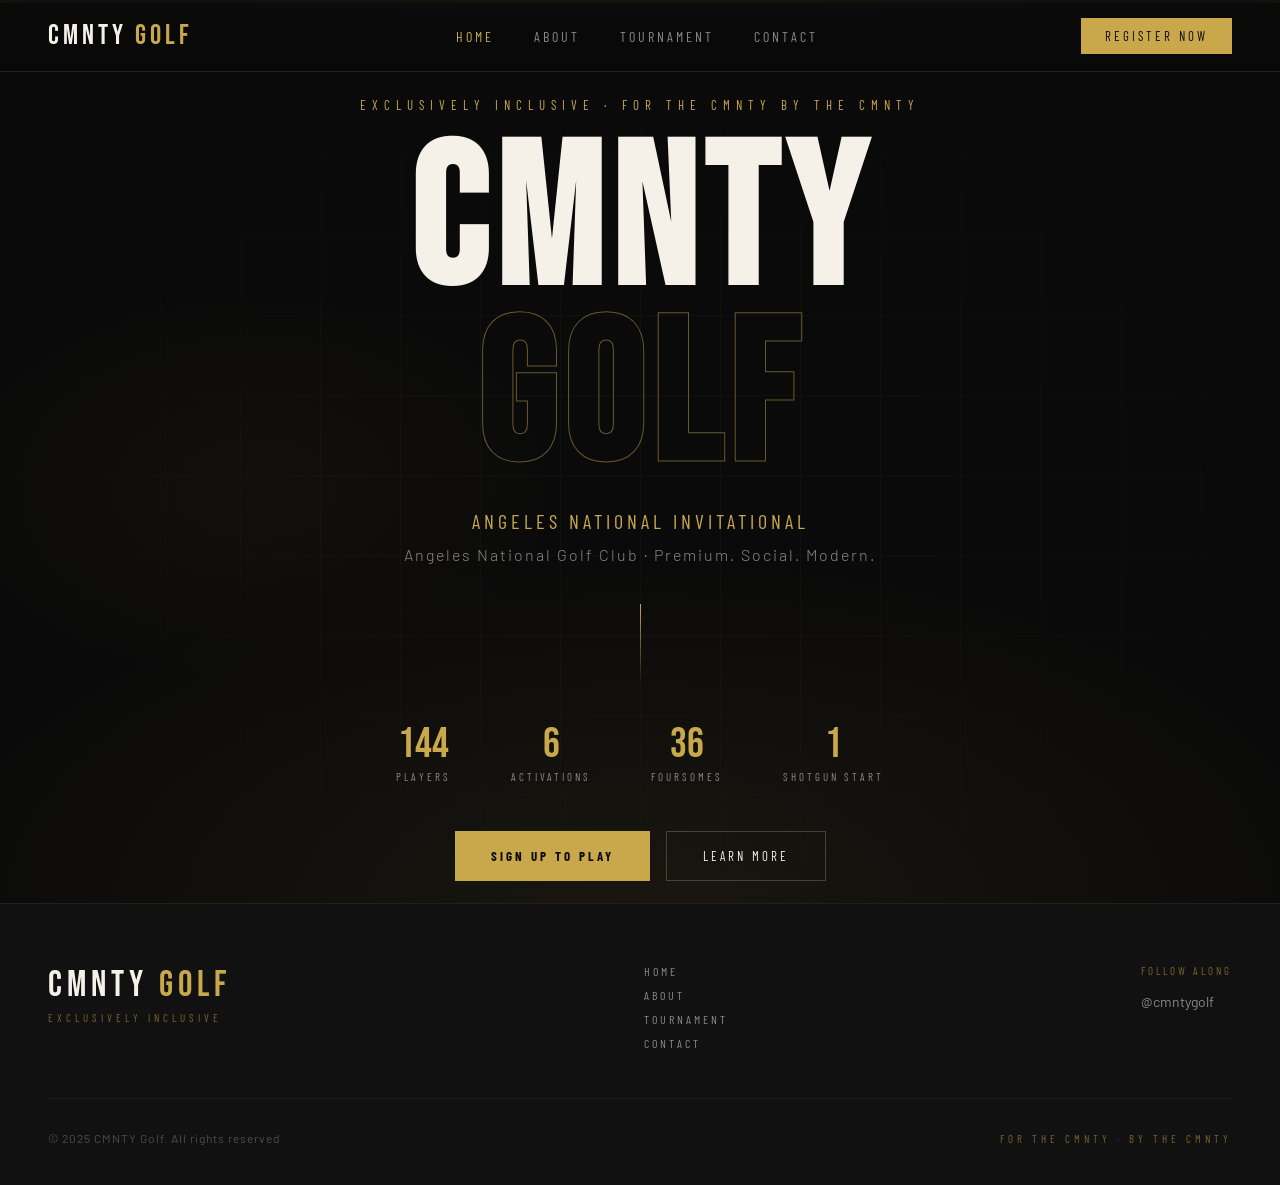
<file: Index.html>
<!DOCTYPE html>
<html lang="en">
<head>
<meta charset="UTF-8">
<meta name="viewport" content="width=device-width, initial-scale=1.0">
<title>CMNTY Golf</title>
<link href="https://fonts.googleapis.com/css2?family=Bebas+Neue&family=Barlow:ital,wght@0,300;0,400;0,600;0,700;1,300&family=Barlow+Condensed:wght@400;600;700&display=swap" rel="stylesheet">
<style>
  :root {
    --gold: #C9A84C;
    --gold-light: #E8C96A;
    --gold-dim: #7A6230;
    --black: #0A0A0A;
    --dark: #111111;
    --dark2: #1A1A1A;
    --white: #F5F0E8;
    --gray: #888;
  }

  * { margin: 0; padding: 0; box-sizing: border-box; }

  html { scroll-behavior: smooth; }

  body {
    font-family: 'Barlow', sans-serif;
    background: var(--black);
    color: var(--white);
    overflow-x: hidden;
  }

  /* NAV */
  nav {
    position: fixed;
    top: 0; left: 0; right: 0;
    z-index: 1000;
    display: flex;
    align-items: center;
    justify-content: space-between;
    padding: 0 48px;
    height: 72px;
    background: rgba(10,10,10,0.92);
    backdrop-filter: blur(12px);
    border-bottom: 1px solid rgba(201,168,76,0.15);
  }

  .nav-logo {
    font-family: 'Bebas Neue', sans-serif;
    font-size: 28px;
    letter-spacing: 4px;
    color: var(--white);
    cursor: pointer;
  }

  .nav-logo span { color: var(--gold); }

  .nav-links {
    display: flex;
    gap: 40px;
    list-style: none;
  }

  .nav-links a {
    font-family: 'Barlow Condensed', sans-serif;
    font-size: 14px;
    letter-spacing: 3px;
    text-transform: uppercase;
    color: var(--gray);
    text-decoration: none;
    transition: color 0.3s;
    cursor: pointer;
  }

  .nav-links a:hover,
  .nav-links a.active { color: var(--gold); }

  .nav-cta {
    font-family: 'Barlow Condensed', sans-serif;
    font-size: 13px;
    letter-spacing: 3px;
    text-transform: uppercase;
    color: var(--black);
    background: var(--gold);
    border: none;
    padding: 10px 24px;
    cursor: pointer;
    transition: background 0.3s;
  }

  .nav-cta:hover { background: var(--gold-light); }

  /* PAGES */
  .page { display: none; padding-top: 72px; }
  .page.active { display: block; }

  /* ===== HOME / HERO ===== */
  .hero {
    position: relative;
    height: calc(100vh - 72px);
    min-height: 600px;
    display: flex;
    flex-direction: column;
    align-items: center;
    justify-content: center;
    overflow: hidden;
    background: var(--black);
  }

  .hero-bg {
    position: absolute;
    inset: 0;
    background: 
      radial-gradient(ellipse 80% 60% at 50% 100%, rgba(201,168,76,0.08) 0%, transparent 70%),
      radial-gradient(ellipse 40% 40% at 20% 50%, rgba(201,168,76,0.04) 0%, transparent 60%);
  }

  .hero-grid {
    position: absolute;
    inset: 0;
    background-image: 
      linear-gradient(rgba(201,168,76,0.04) 1px, transparent 1px),
      linear-gradient(90deg, rgba(201,168,76,0.04) 1px, transparent 1px);
    background-size: 80px 80px;
    mask-image: radial-gradient(ellipse at 50% 50%, black 30%, transparent 80%);
  }

  .hero-eyebrow {
    font-family: 'Barlow Condensed', sans-serif;
    font-size: 13px;
    letter-spacing: 6px;
    text-transform: uppercase;
    color: var(--gold);
    margin-bottom: 24px;
    animation: fadeUp 0.8s ease both;
  }

  .hero-title {
    font-family: 'Bebas Neue', sans-serif;
    font-size: clamp(80px, 16vw, 200px);
    line-height: 0.88;
    text-align: center;
    letter-spacing: 8px;
    color: var(--white);
    animation: fadeUp 0.8s ease 0.1s both;
    position: relative;
  }

  .hero-title .golf-word {
    color: transparent;
    -webkit-text-stroke: 1px rgba(201,168,76,0.5);
  }

  .hero-subtitle {
    font-family: 'Barlow Condensed', sans-serif;
    font-size: 20px;
    letter-spacing: 4px;
    text-transform: uppercase;
    color: var(--gold);
    margin-top: 20px;
    animation: fadeUp 0.8s ease 0.2s both;
  }

  .hero-tagline {
    font-family: 'Barlow', sans-serif;
    font-weight: 300;
    font-size: 16px;
    letter-spacing: 2px;
    color: var(--gray);
    margin-top: 12px;
    animation: fadeUp 0.8s ease 0.3s both;
  }

  .hero-divider {
    width: 1px;
    height: 80px;
    background: linear-gradient(to bottom, var(--gold), transparent);
    margin: 40px auto 0;
    animation: fadeUp 0.8s ease 0.4s both;
  }

  .hero-stats {
    display: flex;
    gap: 60px;
    margin-top: 40px;
    animation: fadeUp 0.8s ease 0.5s both;
  }

  .stat {
    text-align: center;
  }

  .stat-num {
    font-family: 'Bebas Neue', sans-serif;
    font-size: 42px;
    color: var(--gold);
    line-height: 1;
  }

  .stat-label {
    font-family: 'Barlow Condensed', sans-serif;
    font-size: 11px;
    letter-spacing: 3px;
    text-transform: uppercase;
    color: var(--gray);
    margin-top: 4px;
  }

  .hero-actions {
    display: flex;
    gap: 16px;
    margin-top: 48px;
    animation: fadeUp 0.8s ease 0.6s both;
  }

  .btn-primary {
    font-family: 'Barlow Condensed', sans-serif;
    font-size: 13px;
    letter-spacing: 3px;
    text-transform: uppercase;
    background: var(--gold);
    color: var(--black);
    border: none;
    padding: 16px 36px;
    cursor: pointer;
    transition: all 0.3s;
    font-weight: 700;
  }

  .btn-primary:hover {
    background: var(--gold-light);
    transform: translateY(-2px);
  }

  .btn-outline {
    font-family: 'Barlow Condensed', sans-serif;
    font-size: 13px;
    letter-spacing: 3px;
    text-transform: uppercase;
    background: transparent;
    color: var(--white);
    border: 1px solid rgba(255,255,255,0.2);
    padding: 16px 36px;
    cursor: pointer;
    transition: all 0.3s;
  }

  .btn-outline:hover {
    border-color: var(--gold);
    color: var(--gold);
    transform: translateY(-2px);
  }

  /* ===== ABOUT PAGE ===== */
  .section {
    padding: 100px 48px;
    max-width: 1200px;
    margin: 0 auto;
  }

  .section-full {
    padding: 100px 0;
  }

  .label {
    font-family: 'Barlow Condensed', sans-serif;
    font-size: 11px;
    letter-spacing: 5px;
    text-transform: uppercase;
    color: var(--gold);
    margin-bottom: 16px;
  }

  .section-title {
    font-family: 'Bebas Neue', sans-serif;
    font-size: clamp(48px, 7vw, 96px);
    line-height: 0.92;
    letter-spacing: 3px;
    color: var(--white);
    margin-bottom: 32px;
  }

  .section-body {
    font-size: 17px;
    line-height: 1.8;
    color: rgba(245,240,232,0.7);
    font-weight: 300;
    max-width: 680px;
  }

  /* What This Is */
  .about-hero {
    background: var(--dark);
    padding: 120px 48px;
    position: relative;
    overflow: hidden;
  }

  .about-hero::before {
    content: 'CMNTY';
    position: absolute;
    right: -20px;
    top: 50%;
    transform: translateY(-50%);
    font-family: 'Bebas Neue', sans-serif;
    font-size: 280px;
    color: transparent;
    -webkit-text-stroke: 1px rgba(201,168,76,0.06);
    line-height: 1;
    pointer-events: none;
  }

  .about-hero-inner {
    max-width: 1200px;
    margin: 0 auto;
    display: grid;
    grid-template-columns: 1fr 1fr;
    gap: 80px;
    align-items: center;
  }

  .gold-line {
    width: 60px;
    height: 2px;
    background: var(--gold);
    margin-bottom: 32px;
  }

  /* Pillars */
  .pillars {
    background: var(--black);
    padding: 100px 48px;
  }

  .pillars-inner {
    max-width: 1200px;
    margin: 0 auto;
  }

  .pillars-grid {
    display: grid;
    grid-template-columns: repeat(4, 1fr);
    gap: 2px;
    margin-top: 60px;
  }

  .pillar {
    background: var(--dark2);
    padding: 48px 32px;
    position: relative;
    overflow: hidden;
    transition: background 0.3s;
  }

  .pillar:hover { background: #1e1e1e; }

  .pillar::before {
    content: '';
    position: absolute;
    bottom: 0; left: 0;
    width: 100%;
    height: 2px;
    background: var(--gold);
    transform: scaleX(0);
    transition: transform 0.4s ease;
    transform-origin: left;
  }

  .pillar:hover::before { transform: scaleX(1); }

  .pillar-num {
    font-family: 'Bebas Neue', sans-serif;
    font-size: 64px;
    color: rgba(201,168,76,0.1);
    line-height: 1;
    margin-bottom: 16px;
  }

  .pillar-title {
    font-family: 'Barlow Condensed', sans-serif;
    font-size: 18px;
    font-weight: 700;
    letter-spacing: 2px;
    text-transform: uppercase;
    color: var(--white);
    margin-bottom: 12px;
  }

  .pillar-desc {
    font-size: 14px;
    line-height: 1.7;
    color: var(--gray);
    font-weight: 300;
  }

  /* Audience */
  .audience {
    background: var(--dark);
    padding: 100px 48px;
  }

  .audience-inner {
    max-width: 1200px;
    margin: 0 auto;
    display: grid;
    grid-template-columns: 1fr 1fr;
    gap: 80px;
    align-items: start;
  }

  .audience-list {
    list-style: none;
    margin-top: 32px;
  }

  .audience-list li {
    display: flex;
    align-items: center;
    gap: 16px;
    padding: 16px 0;
    border-bottom: 1px solid rgba(255,255,255,0.05);
    font-size: 16px;
    color: rgba(245,240,232,0.8);
  }

  .audience-list li::before {
    content: '';
    width: 6px;
    height: 6px;
    background: var(--gold);
    flex-shrink: 0;
  }

  .audience-big-stat {
    text-align: center;
    padding: 60px 40px;
    border: 1px solid rgba(201,168,76,0.15);
    position: sticky;
    top: 100px;
  }

  .big-num {
    font-family: 'Bebas Neue', sans-serif;
    font-size: 120px;
    color: var(--gold);
    line-height: 1;
  }

  .big-label {
    font-family: 'Barlow Condensed', sans-serif;
    font-size: 13px;
    letter-spacing: 4px;
    text-transform: uppercase;
    color: var(--gray);
    margin-top: 8px;
  }

  .big-desc {
    font-size: 15px;
    color: rgba(245,240,232,0.5);
    margin-top: 16px;
    line-height: 1.6;
    font-weight: 300;
  }

  /* Event Format */
  .format {
    background: var(--black);
    padding: 100px 48px;
  }

  .format-inner {
    max-width: 1200px;
    margin: 0 auto;
  }

  .format-steps {
    display: flex;
    gap: 0;
    margin-top: 60px;
    position: relative;
  }

  .format-steps::before {
    content: '';
    position: absolute;
    top: 40px;
    left: 40px;
    right: 40px;
    height: 1px;
    background: linear-gradient(to right, var(--gold), rgba(201,168,76,0.2));
  }

  .format-step {
    flex: 1;
    padding: 0 20px;
    text-align: center;
  }

  .step-icon {
    width: 80px;
    height: 80px;
    border: 1px solid var(--gold);
    display: flex;
    align-items: center;
    justify-content: center;
    margin: 0 auto 24px;
    background: var(--black);
    position: relative;
    z-index: 1;
    font-family: 'Bebas Neue', sans-serif;
    font-size: 28px;
    color: var(--gold);
  }

  .step-title {
    font-family: 'Barlow Condensed', sans-serif;
    font-size: 14px;
    font-weight: 700;
    letter-spacing: 2px;
    text-transform: uppercase;
    color: var(--white);
    margin-bottom: 8px;
  }

  .step-desc {
    font-size: 13px;
    color: var(--gray);
    line-height: 1.5;
  }

  /* ===== TOURNAMENT PAGE ===== */
  .tournament-hero {
    background: var(--dark);
    padding: 100px 48px 80px;
    text-align: center;
    position: relative;
    overflow: hidden;
  }

  .tournament-hero::after {
    content: '';
    position: absolute;
    bottom: 0; left: 50%;
    transform: translateX(-50%);
    width: 200px;
    height: 1px;
    background: linear-gradient(to right, transparent, var(--gold), transparent);
  }

  .event-badge {
    display: inline-block;
    font-family: 'Barlow Condensed', sans-serif;
    font-size: 11px;
    letter-spacing: 4px;
    text-transform: uppercase;
    color: var(--black);
    background: var(--gold);
    padding: 6px 20px;
    margin-bottom: 32px;
  }

  /* Signup Form */
  .signup-section {
    background: var(--black);
    padding: 100px 48px;
  }

  .signup-inner {
    max-width: 1200px;
    margin: 0 auto;
    display: grid;
    grid-template-columns: 1fr 1.2fr;
    gap: 80px;
  }

  .form-container {
    background: var(--dark2);
    padding: 48px;
    border-top: 2px solid var(--gold);
  }

  .form-title {
    font-family: 'Bebas Neue', sans-serif;
    font-size: 36px;
    letter-spacing: 3px;
    color: var(--white);
    margin-bottom: 32px;
  }

  .form-group {
    margin-bottom: 20px;
  }

  .form-group label {
    display: block;
    font-family: 'Barlow Condensed', sans-serif;
    font-size: 11px;
    letter-spacing: 3px;
    text-transform: uppercase;
    color: var(--gold);
    margin-bottom: 8px;
  }

  .form-group input,
  .form-group select,
  .form-group textarea {
    width: 100%;
    background: rgba(255,255,255,0.04);
    border: 1px solid rgba(255,255,255,0.08);
    color: var(--white);
    padding: 14px 16px;
    font-family: 'Barlow', sans-serif;
    font-size: 15px;
    outline: none;
    transition: border-color 0.3s;
    appearance: none;
  }

  .form-group input:focus,
  .form-group select:focus,
  .form-group textarea:focus {
    border-color: var(--gold);
  }

  .form-group select option {
    background: var(--dark2);
    color: var(--white);
  }

  .form-row {
    display: grid;
    grid-template-columns: 1fr 1fr;
    gap: 16px;
  }

  .form-submit {
    width: 100%;
    font-family: 'Barlow Condensed', sans-serif;
    font-size: 14px;
    letter-spacing: 4px;
    text-transform: uppercase;
    background: var(--gold);
    color: var(--black);
    border: none;
    padding: 18px;
    cursor: pointer;
    font-weight: 700;
    margin-top: 8px;
    transition: background 0.3s;
  }

  .form-submit:hover { background: var(--gold-light); }

  /* Sponsorship Tiers */
  .tiers-section {
    background: var(--dark);
    padding: 100px 48px;
  }

  .tiers-inner {
    max-width: 1200px;
    margin: 0 auto;
  }

  .tiers-grid {
    display: grid;
    grid-template-columns: repeat(4, 1fr);
    gap: 2px;
    margin-top: 60px;
  }

  .tier-card {
    background: var(--dark2);
    padding: 40px 28px;
    position: relative;
    transition: transform 0.3s;
  }

  .tier-card:hover { transform: translateY(-4px); }

  .tier-card.featured {
    background: var(--black);
    border-top: 2px solid var(--gold);
  }

  .tier-badge {
    font-family: 'Barlow Condensed', sans-serif;
    font-size: 10px;
    letter-spacing: 3px;
    text-transform: uppercase;
    color: var(--black);
    background: var(--gold);
    padding: 4px 12px;
    display: inline-block;
    margin-bottom: 20px;
  }

  .tier-name {
    font-family: 'Bebas Neue', sans-serif;
    font-size: 32px;
    letter-spacing: 2px;
    color: var(--white);
    margin-bottom: 4px;
  }

  .tier-avail {
    font-size: 12px;
    color: var(--gold-dim);
    letter-spacing: 1px;
    margin-bottom: 20px;
  }

  .tier-price {
    font-family: 'Bebas Neue', sans-serif;
    font-size: 48px;
    color: var(--gold);
    line-height: 1;
    margin-bottom: 8px;
  }

  .tier-price-sub {
    font-size: 12px;
    color: var(--gray);
    margin-bottom: 28px;
  }

  .tier-features {
    list-style: none;
    margin-bottom: 32px;
  }

  .tier-features li {
    font-size: 13px;
    color: rgba(245,240,232,0.7);
    padding: 8px 0;
    border-bottom: 1px solid rgba(255,255,255,0.04);
    display: flex;
    gap: 10px;
    line-height: 1.4;
  }

  .tier-features li::before {
    content: '→';
    color: var(--gold);
    flex-shrink: 0;
    font-size: 12px;
    margin-top: 1px;
  }

  .tier-btn {
    width: 100%;
    font-family: 'Barlow Condensed', sans-serif;
    font-size: 12px;
    letter-spacing: 3px;
    text-transform: uppercase;
    background: transparent;
    color: var(--gold);
    border: 1px solid var(--gold-dim);
    padding: 12px;
    cursor: pointer;
    transition: all 0.3s;
  }

  .tier-btn:hover,
  .tier-card.featured .tier-btn {
    background: var(--gold);
    color: var(--black);
    border-color: var(--gold);
  }

  /* Activations */
  .activations {
    background: var(--black);
    padding: 100px 48px;
  }

  .activations-inner {
    max-width: 1200px;
    margin: 0 auto;
  }

  .act-grid {
    display: grid;
    grid-template-columns: repeat(3, 1fr);
    gap: 2px;
    margin-top: 60px;
  }

  .act-card {
    background: var(--dark2);
    padding: 40px 32px;
    border-left: 2px solid transparent;
    transition: border-color 0.3s;
  }

  .act-card:hover { border-color: var(--gold); }

  .act-num {
    font-family: 'Bebas Neue', sans-serif;
    font-size: 56px;
    color: rgba(201,168,76,0.15);
    line-height: 1;
    margin-bottom: 12px;
  }

  .act-name {
    font-family: 'Barlow Condensed', sans-serif;
    font-size: 20px;
    font-weight: 700;
    letter-spacing: 2px;
    text-transform: uppercase;
    color: var(--white);
    margin-bottom: 8px;
  }

  .act-desc {
    font-size: 14px;
    color: var(--gray);
    line-height: 1.6;
  }

  /* ===== CONTACT PAGE ===== */
  .contact-hero {
    background: var(--dark);
    padding: 100px 48px 80px;
    text-align: center;
  }

  .contact-grid {
    background: var(--black);
    padding: 100px 48px;
  }

  .contact-inner {
    max-width: 1200px;
    margin: 0 auto;
    display: grid;
    grid-template-columns: 1fr 1.4fr;
    gap: 80px;
  }

  .contact-info h3 {
    font-family: 'Bebas Neue', sans-serif;
    font-size: 28px;
    letter-spacing: 2px;
    color: var(--white);
    margin-bottom: 8px;
    margin-top: 32px;
  }

  .contact-info h3:first-child { margin-top: 0; }

  .contact-info p {
    font-size: 15px;
    color: var(--gray);
    line-height: 1.7;
    font-weight: 300;
  }

  .contact-info a {
    color: var(--gold);
    text-decoration: none;
  }

  .contact-divider {
    width: 40px;
    height: 1px;
    background: var(--gold-dim);
    margin: 24px 0;
  }

  .contact-types {
    display: flex;
    flex-direction: column;
    gap: 2px;
    margin-top: 40px;
  }

  .contact-type {
    background: var(--dark2);
    padding: 20px 24px;
    display: flex;
    align-items: center;
    gap: 16px;
    cursor: pointer;
    transition: background 0.3s;
    border: none;
    text-align: left;
    width: 100%;
    color: inherit;
    font-family: inherit;
  }

  .contact-type:hover { background: #1e1e1e; }

  .contact-type.selected {
    background: #1e1e1e;
    border-left: 2px solid var(--gold);
  }

  .ct-icon {
    width: 40px;
    height: 40px;
    background: rgba(201,168,76,0.1);
    display: flex;
    align-items: center;
    justify-content: center;
    font-size: 18px;
    flex-shrink: 0;
  }

  .ct-label {
    font-family: 'Barlow Condensed', sans-serif;
    font-size: 14px;
    font-weight: 700;
    letter-spacing: 2px;
    text-transform: uppercase;
    color: var(--white);
  }

  .ct-sub {
    font-size: 13px;
    color: var(--gray);
  }

  .contact-form-wrap {
    background: var(--dark2);
    padding: 48px;
    border-top: 2px solid var(--gold);
  }

  /* FOOTER */
  footer {
    background: var(--dark);
    padding: 60px 48px 40px;
    border-top: 1px solid rgba(201,168,76,0.1);
  }

  .footer-inner {
    max-width: 1200px;
    margin: 0 auto;
  }

  .footer-top {
    display: flex;
    justify-content: space-between;
    align-items: flex-start;
    margin-bottom: 48px;
  }

  .footer-brand {
    font-family: 'Bebas Neue', sans-serif;
    font-size: 36px;
    letter-spacing: 5px;
    color: var(--white);
  }

  .footer-brand span { color: var(--gold); }

  .footer-tagline {
    font-family: 'Barlow Condensed', sans-serif;
    font-size: 11px;
    letter-spacing: 4px;
    text-transform: uppercase;
    color: var(--gold-dim);
    margin-top: 4px;
  }

  .footer-links {
    display: flex;
    flex-direction: column;
    gap: 10px;
  }

  .footer-links a {
    font-family: 'Barlow Condensed', sans-serif;
    font-size: 12px;
    letter-spacing: 3px;
    text-transform: uppercase;
    color: var(--gray);
    text-decoration: none;
    cursor: pointer;
    transition: color 0.3s;
  }

  .footer-links a:hover { color: var(--gold); }

  .footer-bottom {
    display: flex;
    justify-content: space-between;
    align-items: center;
    padding-top: 32px;
    border-top: 1px solid rgba(255,255,255,0.05);
  }

  .footer-copy {
    font-size: 12px;
    color: rgba(136,136,136,0.5);
    letter-spacing: 1px;
  }

  .footer-motto {
    font-family: 'Barlow Condensed', sans-serif;
    font-size: 11px;
    letter-spacing: 4px;
    text-transform: uppercase;
    color: var(--gold-dim);
  }

  /* Gold bar accent */
  .gold-bar {
    height: 3px;
    background: linear-gradient(to right, var(--gold), var(--gold-light), var(--gold));
  }

  /* Notification toast */
  .toast {
    position: fixed;
    bottom: 32px;
    right: 32px;
    background: var(--gold);
    color: var(--black);
    font-family: 'Barlow Condensed', sans-serif;
    font-size: 14px;
    letter-spacing: 2px;
    text-transform: uppercase;
    padding: 16px 24px;
    font-weight: 700;
    transform: translateY(100px);
    opacity: 0;
    transition: all 0.4s ease;
    z-index: 9999;
  }

  .toast.show {
    transform: translateY(0);
    opacity: 1;
  }

  /* Animations */
  @keyframes fadeUp {
    from { opacity: 0; transform: translateY(24px); }
    to { opacity: 1; transform: translateY(0); }
  }

  /* Mobile */
  @media (max-width: 768px) {
    nav { padding: 0 24px; }
    .nav-links { display: none; }
    .section, .about-hero, .audience, .format, .pillars, .signup-section, .tiers-section, .activations, .contact-grid, footer { padding-left: 24px; padding-right: 24px; }
    .about-hero-inner, .audience-inner, .signup-inner, .contact-inner { grid-template-columns: 1fr; gap: 40px; }
    .pillars-grid, .tiers-grid { grid-template-columns: 1fr; }
    .act-grid { grid-template-columns: 1fr; }
    .format-steps { flex-direction: column; gap: 32px; }
    .format-steps::before { display: none; }
    .hero-stats { gap: 32px; }
    .hero-actions { flex-direction: column; align-items: center; }
    .form-row { grid-template-columns: 1fr; }
    .footer-top { flex-direction: column; gap: 32px; }
    .footer-bottom { flex-direction: column; gap: 12px; text-align: center; }
  }
</style>
</head>
<body>

<div class="gold-bar"></div>

<!-- NAV -->
<nav>
  <div class="nav-logo" onclick="showPage('home')">CMNTY <span>GOLF</span></div>
  <ul class="nav-links">
    <li><a onclick="showPage('home')" id="nav-home" class="active">Home</a></li>
    <li><a onclick="showPage('about')" id="nav-about">About</a></li>
    <li><a onclick="showPage('tournament')" id="nav-tournament">Tournament</a></li>
    <li><a onclick="showPage('contact')" id="nav-contact">Contact</a></li>
  </ul>
  <button class="nav-cta" onclick="showPage('tournament')">Register Now</button>
</nav>

<!-- ===== HOME PAGE ===== -->
<div id="page-home" class="page active">
  <section class="hero">
    <div class="hero-bg"></div>
    <div class="hero-grid"></div>
    <div class="hero-eyebrow">Exclusively Inclusive · For the CMNTY by the CMNTY</div>
    <h1 class="hero-title">CMNTY<br><span class="golf-word">GOLF</span></h1>
    <div class="hero-subtitle">Angeles National Invitational</div>
    <div class="hero-tagline">Angeles National Golf Club · Premium. Social. Modern.</div>
    <div class="hero-divider"></div>
    <div class="hero-stats">
      <div class="stat">
        <div class="stat-num">144</div>
        <div class="stat-label">Players</div>
      </div>
      <div class="stat">
        <div class="stat-num">6</div>
        <div class="stat-label">Activations</div>
      </div>
      <div class="stat">
        <div class="stat-num">36</div>
        <div class="stat-label">Foursomes</div>
      </div>
      <div class="stat">
        <div class="stat-num">1</div>
        <div class="stat-label">Shotgun Start</div>
      </div>
    </div>
    <div class="hero-actions">
      <button class="btn-primary" onclick="showPage('tournament')">Sign Up to Play</button>
      <button class="btn-outline" onclick="showPage('about')">Learn More</button>
    </div>
  </section>
</div>

<!-- ===== ABOUT PAGE ===== -->
<div id="page-about" class="page">

  <div class="about-hero">
    <div class="about-hero-inner">
      <div>
        <div class="label">What This Is</div>
        <h2 class="section-title">NOT A<br>TRADITIONAL<br>TOURNAMENT.</h2>
        <div class="gold-line"></div>
        <p class="section-body">It's a high-engagement golf experience designed for people who influence culture. CMNTY Golf is for the community, by the community — where premium sport meets lifestyle, fashion, and social energy.</p>
      </div>
      <div style="border-left: 1px solid rgba(201,168,76,0.15); padding-left: 60px;">
        <div class="label" style="margin-bottom: 32px;">Hosted By</div>
        <div style="margin-bottom: 28px;">
          <div style="font-family: 'Bebas Neue', sans-serif; font-size: 28px; letter-spacing: 2px; color: var(--white);">Don Merkin</div>
          <div style="font-size: 14px; color: var(--gold); letter-spacing: 2px; margin-top: 4px; font-family: 'Barlow Condensed', sans-serif; text-transform: uppercase;">Co-Host</div>
        </div>
        <div style="margin-bottom: 40px;">
          <div style="font-family: 'Bebas Neue', sans-serif; font-size: 28px; letter-spacing: 2px; color: var(--white);">Spoety</div>
          <div style="font-size: 14px; color: var(--gold); letter-spacing: 2px; margin-top: 4px; font-family: 'Barlow Condensed', sans-serif; text-transform: uppercase;">Co-Host</div>
        </div>
        <div style="border-top: 1px solid rgba(255,255,255,0.06); padding-top: 32px;">
          <div style="font-family: 'Barlow Condensed', sans-serif; font-size: 11px; letter-spacing: 3px; text-transform: uppercase; color: var(--gray); margin-bottom: 8px;">Venue</div>
          <div style="font-size: 18px; color: var(--white); font-weight: 600;">Angeles National Golf Club</div>
          <div style="font-size: 14px; color: var(--gray); margin-top: 4px;">Los Angeles, California</div>
        </div>
      </div>
    </div>
  </div>

  <div class="pillars">
    <div class="pillars-inner">
      <div class="label">The Four Pillars</div>
      <h2 class="section-title">WHAT MAKES<br>CMNTY DIFFERENT</h2>
      <div class="pillars-grid">
        <div class="pillar">
          <div class="pillar-num">01</div>
          <div class="pillar-title">Lifestyle & Fashion Culture</div>
          <p class="pillar-desc">Style-forward participants who set trends, not follow them. Golf as a canvas for self-expression.</p>
        </div>
        <div class="pillar">
          <div class="pillar-num">02</div>
          <div class="pillar-title">Competitive Golf</div>
          <p class="pillar-desc">Real competition with structured activations and course-approved formats that keep the game elevated.</p>
        </div>
        <div class="pillar">
          <div class="pillar-num">03</div>
          <div class="pillar-title">Music-Forward Social Energy</div>
          <p class="pillar-desc">DJ-driven check-in, on-course vibes, and a post-round social that extends the experience beyond the 18th hole.</p>
        </div>
        <div class="pillar">
          <div class="pillar-num">04</div>
          <div class="pillar-title">Content-First Brand Integration</div>
          <p class="pillar-desc">Built to be captured. Every moment designed for shareable content that outlives the event itself.</p>
        </div>
      </div>
    </div>
  </div>

  <div class="audience">
    <div class="audience-inner">
      <div>
        <div class="label">The Audience</div>
        <h2 class="section-title">WHO<br>YOU'RE<br>REACHING</h2>
        <ul class="audience-list">
          <li>Ages 25–55</li>
          <li>Style-forward golfers</li>
          <li>Entrepreneurs, creatives, agency leaders</li>
          <li>Strong social media presence</li>
          <li>Brand-loyal & purchase-ready</li>
          <li>High concentration of tastemakers and decision-makers</li>
        </ul>
      </div>
      <div class="audience-big-stat">
        <div class="big-num">144</div>
        <div class="big-label">Players + Invited Guests</div>
        <div style="width: 40px; height: 1px; background: var(--gold-dim); margin: 24px auto;"></div>
        <div class="big-desc">This is earned attention, not rented space. Brands are part of the experience, not background noise.</div>
      </div>
    </div>
  </div>

  <div class="format">
    <div class="format-inner">
      <div class="label">Event Format</div>
      <h2 class="section-title">HOW THE<br>DAY FLOWS</h2>
      <p style="font-size: 16px; color: var(--gray); max-width: 500px; margin-bottom: 0; font-weight: 300;">Built for flow, engagement, and shareable moments.</p>
      <div class="format-steps">
        <div class="format-step">
          <div class="step-icon">01</div>
          <div class="step-title">Shotgun Start</div>
          <div class="step-desc">36 foursomes launch simultaneously across the course</div>
        </div>
        <div class="format-step">
          <div class="step-icon">02</div>
          <div class="step-title">DJ Check-In</div>
          <div class="step-desc">Music-driven arrival & post-round social experience</div>
        </div>
        <div class="format-step">
          <div class="step-icon">03</div>
          <div class="step-title">6 Activations</div>
          <div class="step-desc">Branded on-course challenges and experiential moments</div>
        </div>
        <div class="format-step">
          <div class="step-icon">04</div>
          <div class="step-title">Premium F&B</div>
          <div class="step-desc">Curated food & beverage throughout the entire day</div>
        </div>
        <div class="format-step">
          <div class="step-icon">05</div>
          <div class="step-title">Pro Content</div>
          <div class="step-desc">Professional photo & video capture at every key moment</div>
        </div>
      </div>
    </div>
  </div>

</div>

<!-- ===== TOURNAMENT PAGE ===== -->
<div id="page-tournament" class="page">

  <div class="tournament-hero">
    <div class="event-badge">Angeles National Invitational</div>
    <h2 style="font-family: 'Bebas Neue', sans-serif; font-size: clamp(52px, 9vw, 110px); letter-spacing: 4px; line-height: 0.9; color: var(--white); margin-bottom: 24px;">REGISTER<br><span style="color: var(--gold);">TO PLAY</span></h2>
    <p style="font-size: 17px; color: var(--gray); max-width: 540px; margin: 0 auto; font-weight: 300; line-height: 1.7;">Secure your spot at the most culturally-driven golf event in Los Angeles. Space is limited to 144 players.</p>
  </div>

  <div class="signup-section">
    <div class="signup-inner">
      <div>
        <div class="label">Event Details</div>
        <h3 style="font-family: 'Bebas Neue', sans-serif; font-size: 42px; letter-spacing: 2px; color: var(--white); margin-bottom: 32px;">ANGELES NATIONAL<br>INVITATIONAL</h3>
        <div style="display: flex; flex-direction: column; gap: 20px;">
          <div style="display: flex; gap: 20px; align-items: flex-start;">
            <div style="width: 40px; height: 40px; background: rgba(201,168,76,0.1); display: flex; align-items: center; justify-content: center; font-size: 18px; flex-shrink: 0;">📍</div>
            <div>
              <div style="font-family: 'Barlow Condensed', sans-serif; font-size: 12px; letter-spacing: 3px; text-transform: uppercase; color: var(--gold); margin-bottom: 4px;">Venue</div>
              <div style="font-size: 16px; color: var(--white);">Angeles National Golf Club</div>
              <div style="font-size: 14px; color: var(--gray);">Sunland, CA</div>
            </div>
          </div>
          <div style="display: flex; gap: 20px; align-items: flex-start;">
            <div style="width: 40px; height: 40px; background: rgba(201,168,76,0.1); display: flex; align-items: center; justify-content: center; font-size: 18px; flex-shrink: 0;">⛳</div>
            <div>
              <div style="font-family: 'Barlow Condensed', sans-serif; font-size: 12px; letter-spacing: 3px; text-transform: uppercase; color: var(--gold); margin-bottom: 4px;">Format</div>
              <div style="font-size: 16px; color: var(--white);">Shotgun Start · 36 Foursomes</div>
              <div style="font-size: 14px; color: var(--gray);">144 players maximum</div>
            </div>
          </div>
          <div style="display: flex; gap: 20px; align-items: flex-start;">
            <div style="width: 40px; height: 40px; background: rgba(201,168,76,0.1); display: flex; align-items: center; justify-content: center; font-size: 18px; flex-shrink: 0;">✨</div>
            <div>
              <div style="font-family: 'Barlow Condensed', sans-serif; font-size: 12px; letter-spacing: 3px; text-transform: uppercase; color: var(--gold); margin-bottom: 4px;">Includes</div>
              <div style="font-size: 15px; color: var(--white); line-height: 1.8;">6 On-Course Activations<br>Premium F&B All Day<br>DJ-Driven Social<br>Pro Photo & Video<br>Player Gift Bag</div>
            </div>
          </div>
        </div>
      </div>
      <div class="form-container">
        <div class="form-title">Player Registration</div>
        <div class="form-row">
          <div class="form-group">
            <label>First Name</label>
            <input id="reg-firstName" type="text" placeholder="Don">
          </div>
          <div class="form-group">
            <label>Last Name</label>
            <input id="reg-lastName" type="text" placeholder="Merkin">
          </div>
        </div>
        <div class="form-group">
          <label>Email Address</label>
          <input id="reg-email" type="email" placeholder="you@email.com">
        </div>
        <div class="form-group">
          <label>Phone Number</label>
          <input id="reg-phone" type="tel" placeholder="+1 (000) 000-0000">
        </div>
        <div class="form-row">
          <div class="form-group">
            <label>Handicap Index</label>
            <input id="reg-handicap" type="text" placeholder="e.g. 12.4">
          </div>
          <div class="form-group">
            <label>Registration Type</label>
            <select id="reg-type">
              <option>Individual Player</option>
              <option>Foursome (4 Players)</option>
            </select>
          </div>
        </div>
        <div class="form-group">
          <label>How did you hear about us?</label>
          <select id="reg-referral">
            <option>Instagram</option>
            <option>Friend / Referral</option>
            <option>Don Merkin</option>
            <option>Spoety</option>
            <option>Other</option>
          </select>
        </div>
        <button class="form-submit" id="reg-submit-btn" onclick="submitRegistration()">Secure My Spot →</button>
        <div id="reg-msg" style="display:none; font-size:13px; text-align:center; margin-top:14px; line-height:1.6;"></div>
        <p style="font-size: 12px; color: var(--gray); margin-top: 16px; text-align: center; line-height: 1.6;">By registering you confirm availability and agree to the event terms. A member of the CMNTY Golf team will follow up with payment details.</p>
      </div>
    </div>
  </div>

  <div class="tiers-section">
    <div class="tiers-inner">
      <div class="label">Partnership Opportunities</div>
      <h2 class="section-title">SPONSORSHIP<br>TIERS</h2>
      <p style="font-size: 16px; color: var(--gray); max-width: 560px; font-weight: 300; line-height: 1.7;">Each tier is fully customizable to meet your brand goals. This is earned attention, not rented space.</p>
      <div class="tiers-grid">
        <div class="tier-card featured">
          <div class="tier-badge">Top Tier</div>
          <div class="tier-name">Presenting<br>Partner</div>
          <div class="tier-avail">1 Available</div>
          <div class="tier-price">$25K+</div>
          <div class="tier-price-sub">$25,000 – $35,000</div>
          <ul class="tier-features">
            <li>Event naming rights</li>
            <li>Logo on all event signage</li>
            <li>Custom on-course activation</li>
            <li>Product integration or gifting</li>
            <li>Host mentions throughout the day</li>
            <li>Content capture + recap inclusion</li>
            <li>First right of refusal for future events</li>
          </ul>
          <button class="tier-btn" onclick="showPage('contact')">Inquire Now</button>
        </div>
        <div class="tier-card">
          <div class="tier-name">Activation<br>Partner</div>
          <div class="tier-avail">6 Available</div>
          <div class="tier-price">$7.5K+</div>
          <div class="tier-price-sub">$7,500 – $12,500</div>
          <ul class="tier-features">
            <li>Naming rights to one activation</li>
            <li>Signage + experiential integration</li>
            <li>Player interaction</li>
            <li>Product sampling or giveaway</li>
            <li>Dedicated content capture</li>
            <li>Post-event social tag</li>
          </ul>
          <button class="tier-btn" onclick="showPage('contact')">Inquire Now</button>
        </div>
        <div class="tier-card">
          <div class="tier-name">Beverage<br>Partner</div>
          <div class="tier-avail">2 Available</div>
          <div class="tier-price">$10K+</div>
          <div class="tier-price-sub">$10,000 – $15,000</div>
          <ul class="tier-features">
            <li>Branded bar or beverage cart</li>
            <li>Logo placement at service points</li>
            <li>Custom drink naming</li>
            <li>High-volume impressions</li>
            <li>Peak-moment content capture</li>
          </ul>
          <button class="tier-btn" onclick="showPage('contact')">Inquire Now</button>
        </div>
        <div class="tier-card">
          <div class="tier-name">Merch &<br>Gifting</div>
          <div class="tier-avail">Limited Spots</div>
          <div class="tier-price">$3.5K+</div>
          <div class="tier-price-sub">$3,500 – $7,500</div>
          <ul class="tier-features">
            <li>Product in all player gift bags</li>
            <li>On-site merch table placement</li>
            <li>Brand featured in recap content</li>
          </ul>
          <button class="tier-btn" onclick="showPage('contact')">Inquire Now</button>
        </div>
      </div>
    </div>
  </div>

  <div class="activations">
    <div class="activations-inner">
      <div class="label">On-Course Activations</div>
      <h2 class="section-title">6 MOMENTS<br>TO OWN</h2>
      <div class="act-grid">
        <div class="act-card">
          <div class="act-num">01</div>
          <div class="act-name">Long Drive Challenge</div>
          <p class="act-desc">Every foursome competes. Max energy, max impressions.</p>
        </div>
        <div class="act-card">
          <div class="act-num">02</div>
          <div class="act-name">Closest to the Pin</div>
          <p class="act-desc">Precision and pride. A crowd-gathering moment.</p>
        </div>
        <div class="act-card">
          <div class="act-num">03</div>
          <div class="act-name">Guest Shot Challenge</div>
          <p class="act-desc">Open to invited guests and brand reps. Inclusive energy.</p>
        </div>
        <div class="act-card">
          <div class="act-num">04</div>
          <div class="act-name">One-Club Challenge</div>
          <p class="act-desc">Stripped down, skill-forward, wildly entertaining.</p>
        </div>
        <div class="act-card">
          <div class="act-num">05</div>
          <div class="act-name">Putting Experience</div>
          <p class="act-desc">Premium setup with dedicated content capture.</p>
        </div>
        <div class="act-card">
          <div class="act-num">06</div>
          <div class="act-name">Hole-in-One Prize</div>
          <p class="act-desc">The moment everyone's talking about. All day.</p>
        </div>
      </div>
    </div>
  </div>

</div>

<!-- ===== CONTACT PAGE ===== -->
<div id="page-contact" class="page">

  <div class="contact-hero">
    <div class="label">Get In Touch</div>
    <h2 style="font-family: 'Bebas Neue', sans-serif; font-size: clamp(52px, 9vw, 110px); letter-spacing: 4px; line-height: 0.9; color: var(--white); margin-bottom: 24px;">LET'S BUILD<br><span style="color: var(--gold);">SOMETHING</span><br>MEMORABLE</h2>
    <p style="font-size: 17px; color: var(--gray); max-width: 520px; margin: 0 auto; font-weight: 300; line-height: 1.7;">Whether you're interested in playing, sponsoring, or just learning more — we're happy to connect.</p>
  </div>

  <div class="contact-grid">
    <div class="contact-inner">
      <div>
        <div class="contact-info">
          <h3>Don Merkin</h3>
          <p>Co-Founder & Host<br>CMNTY Golf</p>
          <div class="contact-divider"></div>
          <h3>What We're About</h3>
          <p>We don't just host events — we build moments brands want to be part of. CMNTY Golf is where culture and competition converge.</p>
        </div>
        <div class="contact-types">
          <button class="contact-type selected" onclick="selectType(this, 'General Inquiry')">
            <div class="ct-icon">💬</div>
            <div>
              <div class="ct-label">General Inquiry</div>
              <div class="ct-sub">Questions about the event</div>
            </div>
          </button>
          <button class="contact-type" onclick="selectType(this, 'Sponsorship')">
            <div class="ct-icon">🤝</div>
            <div>
              <div class="ct-label">Sponsorship</div>
              <div class="ct-sub">Partner with CMNTY Golf</div>
            </div>
          </button>
          <button class="contact-type" onclick="selectType(this, 'Player Registration')">
            <div class="ct-icon">⛳</div>
            <div>
              <div class="ct-label">Player Registration</div>
              <div class="ct-sub">Secure your spot</div>
            </div>
          </button>
          <button class="contact-type" onclick="selectType(this, 'Media & Press')">
            <div class="ct-icon">📸</div>
            <div>
              <div class="ct-label">Media & Press</div>
              <div class="ct-sub">Coverage and credentials</div>
            </div>
          </button>
        </div>
      </div>

      <div class="contact-form-wrap">
        <div class="form-title" id="contact-form-title">General Inquiry</div>
        <div class="form-row">
          <div class="form-group">
            <label>First Name</label>
            <input type="text" placeholder="First">
          </div>
          <div class="form-group">
            <label>Last Name</label>
            <input type="text" placeholder="Last">
          </div>
        </div>
        <div class="form-group">
          <label>Email Address</label>
          <input type="email" placeholder="you@email.com">
        </div>
        <div class="form-group">
          <label>Company / Brand (if applicable)</label>
          <input type="text" placeholder="Your company name">
        </div>
        <div class="form-group" id="budget-group" style="display:none;">
          <label>Sponsorship Budget Range</label>
          <select>
            <option>$3,500 – $7,500 (Merch/Gifting)</option>
            <option>$7,500 – $12,500 (Activation Partner)</option>
            <option>$10,000 – $15,000 (Beverage Partner)</option>
            <option>$25,000 – $35,000 (Presenting Partner)</option>
            <option>Let's discuss</option>
          </select>
        </div>
        <div class="form-group">
          <label>Message</label>
          <textarea rows="5" placeholder="Tell us what's on your mind..."></textarea>
        </div>
        <button class="form-submit" onclick="submitForm(this)">Send Message →</button>
      </div>
    </div>
  </div>

</div>

<!-- FOOTER -->
<footer>
  <div class="footer-inner">
    <div class="footer-top">
      <div>
        <div class="footer-brand">CMNTY <span>GOLF</span></div>
        <div class="footer-tagline">Exclusively Inclusive</div>
      </div>
      <div class="footer-links">
        <a onclick="showPage('home')">Home</a>
        <a onclick="showPage('about')">About</a>
        <a onclick="showPage('tournament')">Tournament</a>
        <a onclick="showPage('contact')">Contact</a>
      </div>
      <div>
        <div style="font-family: 'Barlow Condensed', sans-serif; font-size: 11px; letter-spacing: 3px; text-transform: uppercase; color: var(--gold-dim); margin-bottom: 16px;">Follow Along</div>
        <div style="font-size: 14px; color: var(--gray);">@cmntygolf</div>
      </div>
    </div>
    <div class="footer-bottom">
      <div class="footer-copy">© 2025 CMNTY Golf. All rights reserved.</div>
      <div class="footer-motto">For the CMNTY · By the CMNTY</div>
    </div>
  </div>
</footer>

<div class="toast" id="toast">✓ Submitted — We'll be in touch</div>

<script>
  const SHEETS_URL = 'https://script.google.com/macros/s/AKfycbyllSmKVnPSYWWkMUcZVP29XpXq1eShofFCZixs_wMRYa8lRaSoekha-uMyUtDOcGzWMw/exec';

  function showPage(name) {
    document.querySelectorAll('.page').forEach(p => p.classList.remove('active'));
    document.querySelectorAll('.nav-links a').forEach(a => a.classList.remove('active'));
    document.getElementById('page-' + name).classList.add('active');
    const navEl = document.getElementById('nav-' + name);
    if (navEl) navEl.classList.add('active');
    window.scrollTo({ top: 0, behavior: 'smooth' });
  }

  function selectType(btn, label) {
    document.querySelectorAll('.contact-type').forEach(b => b.classList.remove('selected'));
    btn.classList.add('selected');
    document.getElementById('contact-form-title').textContent = label;
    const budgetGroup = document.getElementById('budget-group');
    budgetGroup.style.display = label === 'Sponsorship' ? 'block' : 'none';
  }

  function showToast(msg) {
    const toast = document.getElementById('toast');
    toast.textContent = msg;
    toast.classList.add('show');
    setTimeout(() => toast.classList.remove('show'), 4000);
  }

  async function submitRegistration() {
    const btn = document.getElementById('reg-submit-btn');
    const msgEl = document.getElementById('reg-msg');

    const firstName = document.getElementById('reg-firstName').value.trim();
    const lastName  = document.getElementById('reg-lastName').value.trim();
    const email     = document.getElementById('reg-email').value.trim();
    const phone     = document.getElementById('reg-phone').value.trim();
    const handicap  = document.getElementById('reg-handicap').value.trim();
    const regType   = document.getElementById('reg-type').value;
    const referral  = document.getElementById('reg-referral').value;

    if (!firstName || !lastName || !email) {
      msgEl.style.display = 'block';
      msgEl.style.color = '#e05c5c';
      msgEl.textContent = 'Please fill in your first name, last name, and email.';
      return;
    }

    btn.textContent = 'Submitting...';
    btn.disabled = true;
    msgEl.style.display = 'none';

    const payload = new URLSearchParams({
      firstName, lastName, email, phone, handicap,
      registrationType: regType,
      referral,
      timestamp: new Date().toLocaleString()
    });

    try {
      await fetch(SHEETS_URL, {
        method: 'POST',
        mode: 'no-cors',
        headers: { 'Content-Type': 'application/x-www-form-urlencoded' },
        body: payload.toString()
      });

      // no-cors means we can't read the response — assume success if no network error
      btn.textContent = '✓ You\'re Registered!';
      btn.style.background = '#3a7d44';
      btn.style.color = '#fff';
      msgEl.style.display = 'block';
      msgEl.style.color = 'var(--gold)';
      msgEl.textContent = 'We received your registration. The CMNTY Golf team will follow up with payment details shortly.';
      showToast('✓ Registration submitted!');

      // Clear fields
      ['reg-firstName','reg-lastName','reg-email','reg-phone','reg-handicap'].forEach(id => {
        document.getElementById(id).value = '';
      });

    } catch (err) {
      btn.textContent = 'Secure My Spot →';
      btn.disabled = false;
      msgEl.style.display = 'block';
      msgEl.style.color = '#e05c5c';
      msgEl.textContent = 'Something went wrong. Please try again or reach out directly.';
    }
  }

  // Contact form — no sheet integration yet, cosmetic only
  function submitForm(btn) {
    btn.textContent = 'Sending...';
    btn.disabled = true;
    setTimeout(() => {
      btn.textContent = '✓ Message Sent';
      btn.style.background = '#3a7d44';
      btn.style.color = '#fff';
      showToast('✓ Message received — we\'ll be in touch');
    }, 900);
  }
</script>
</body>
</html>
</file>
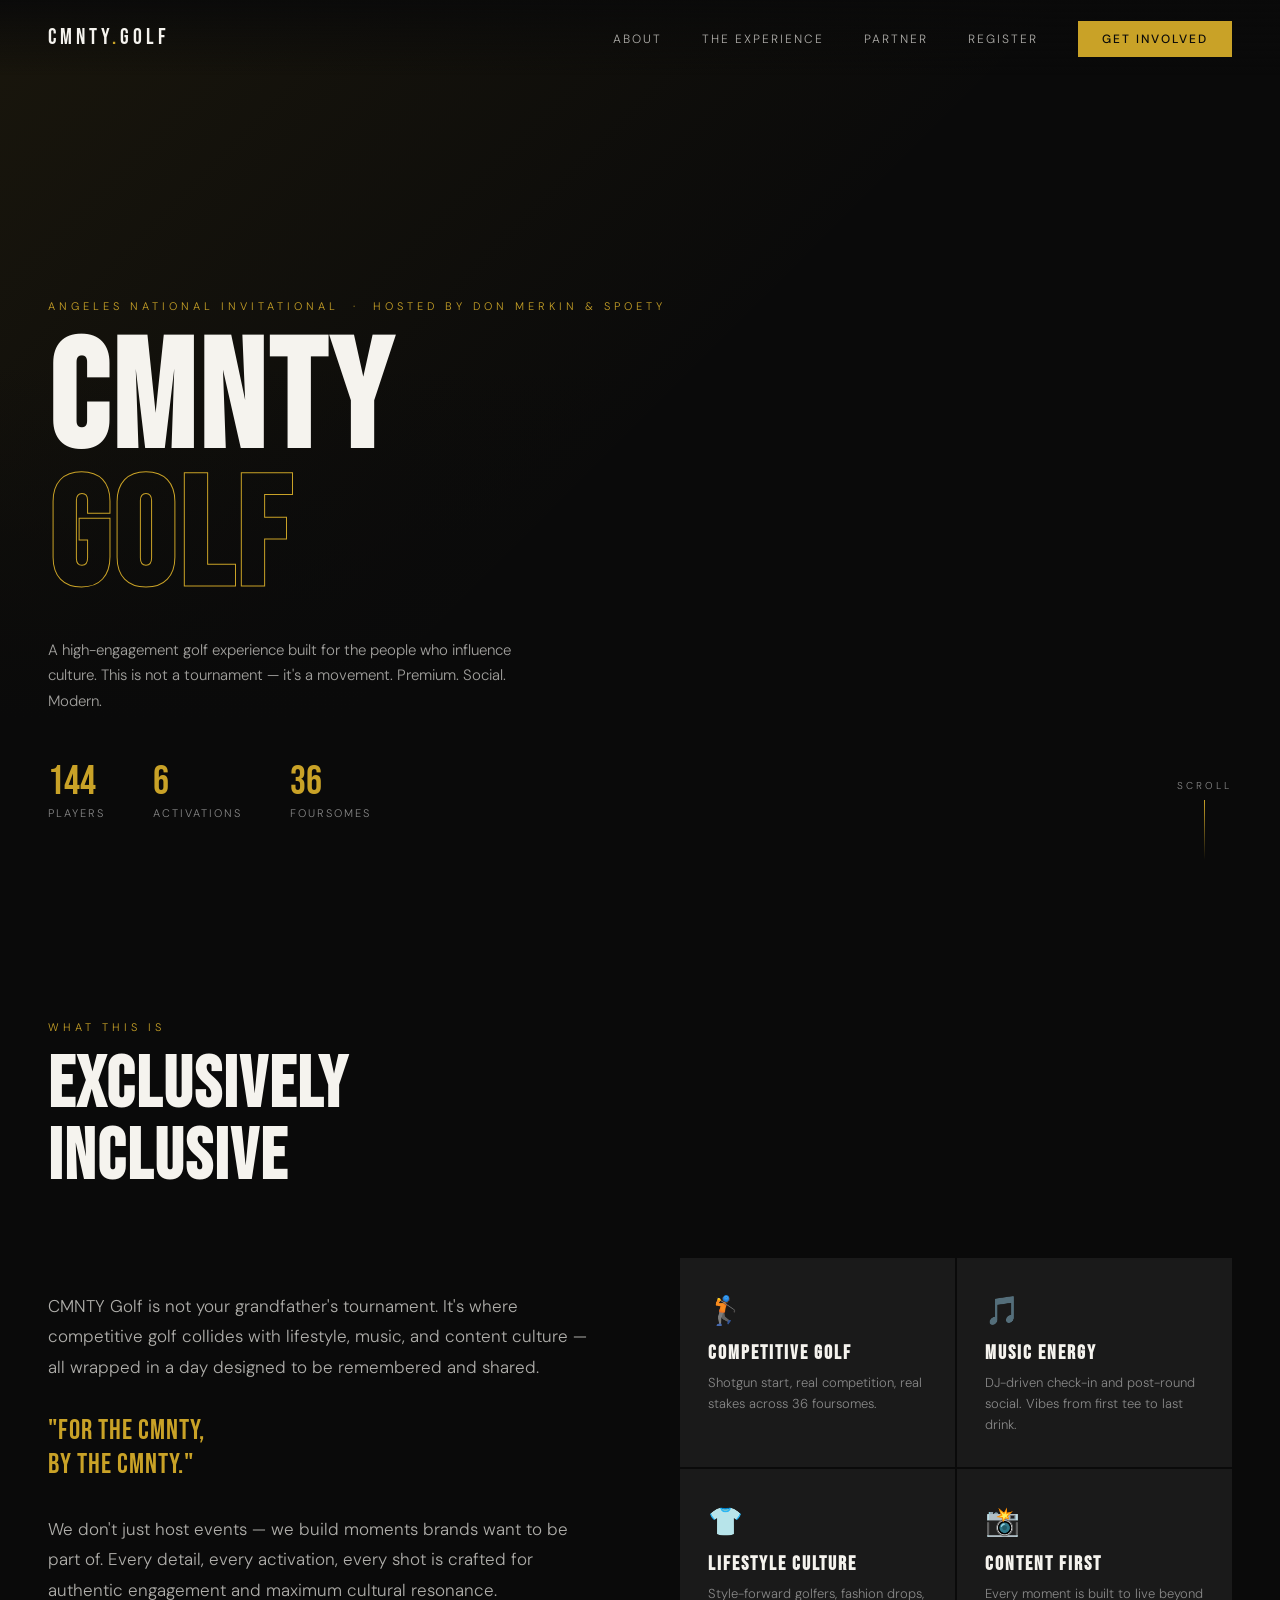
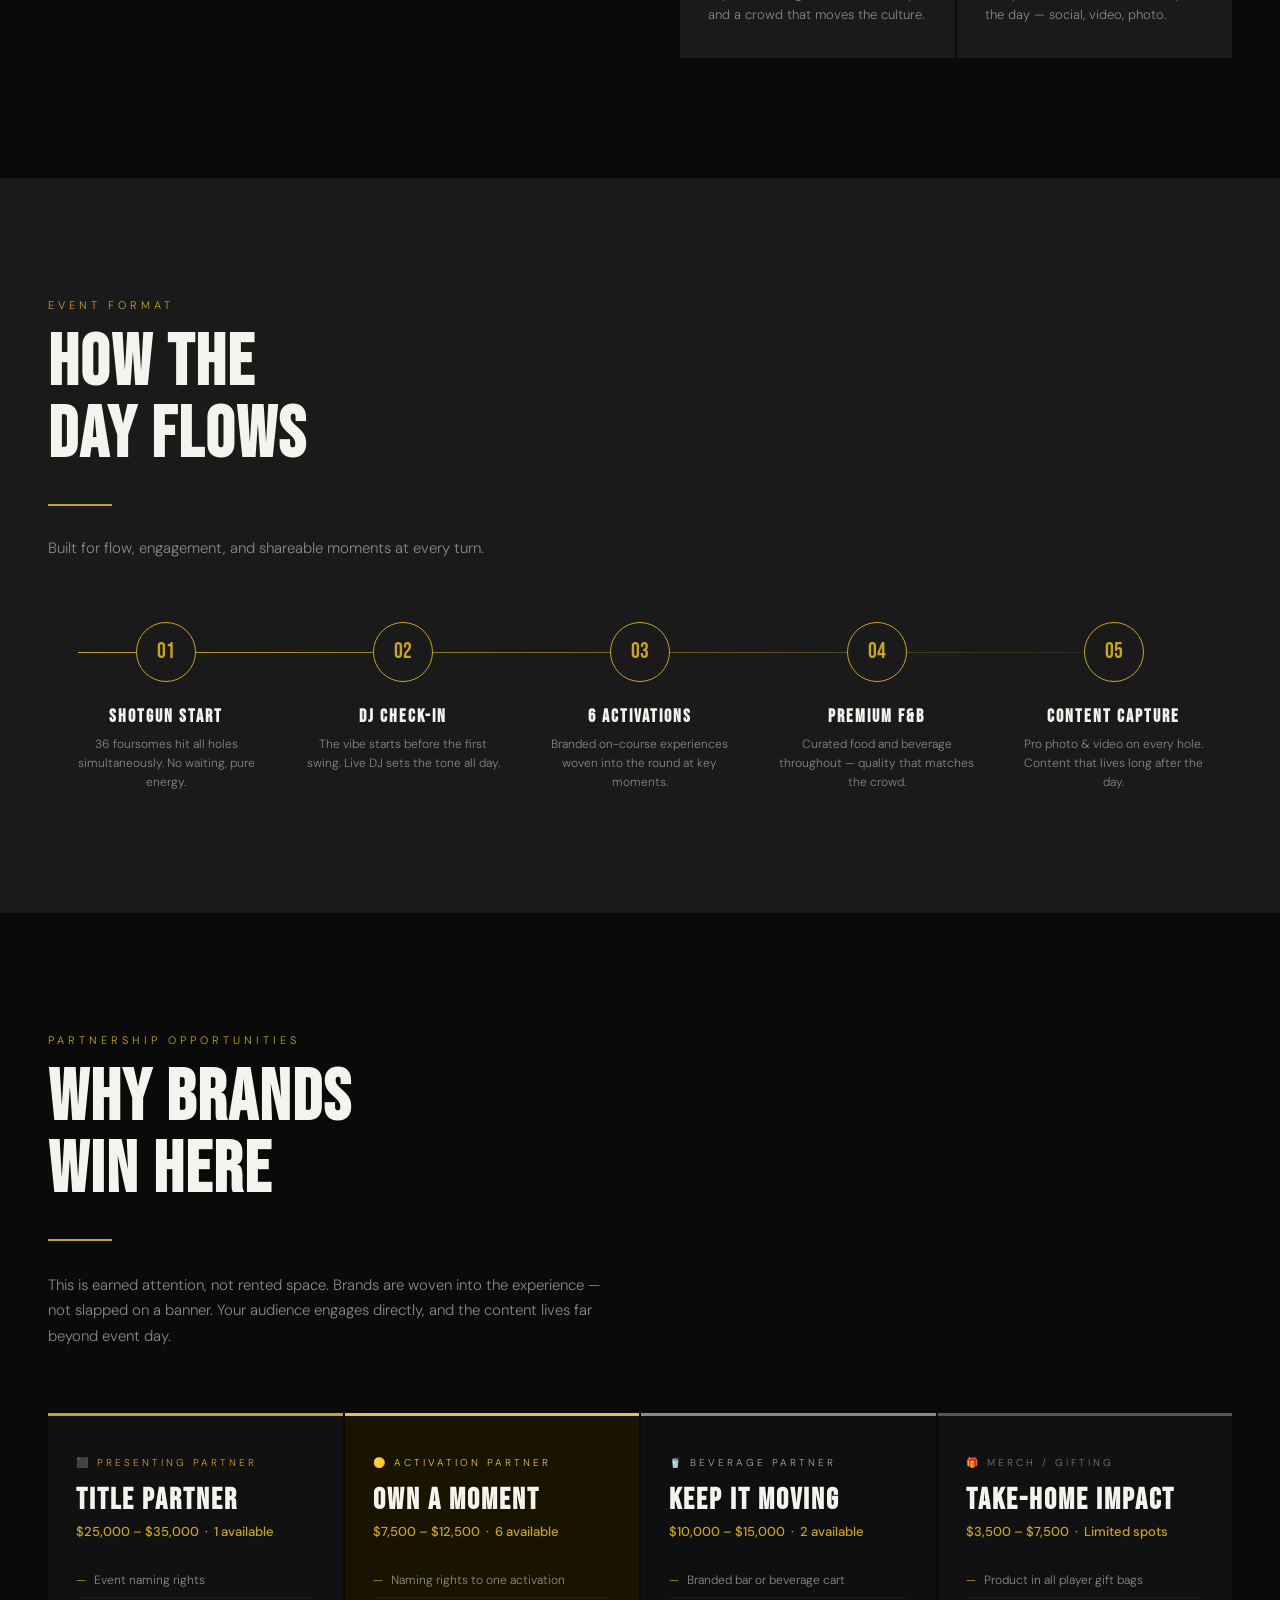
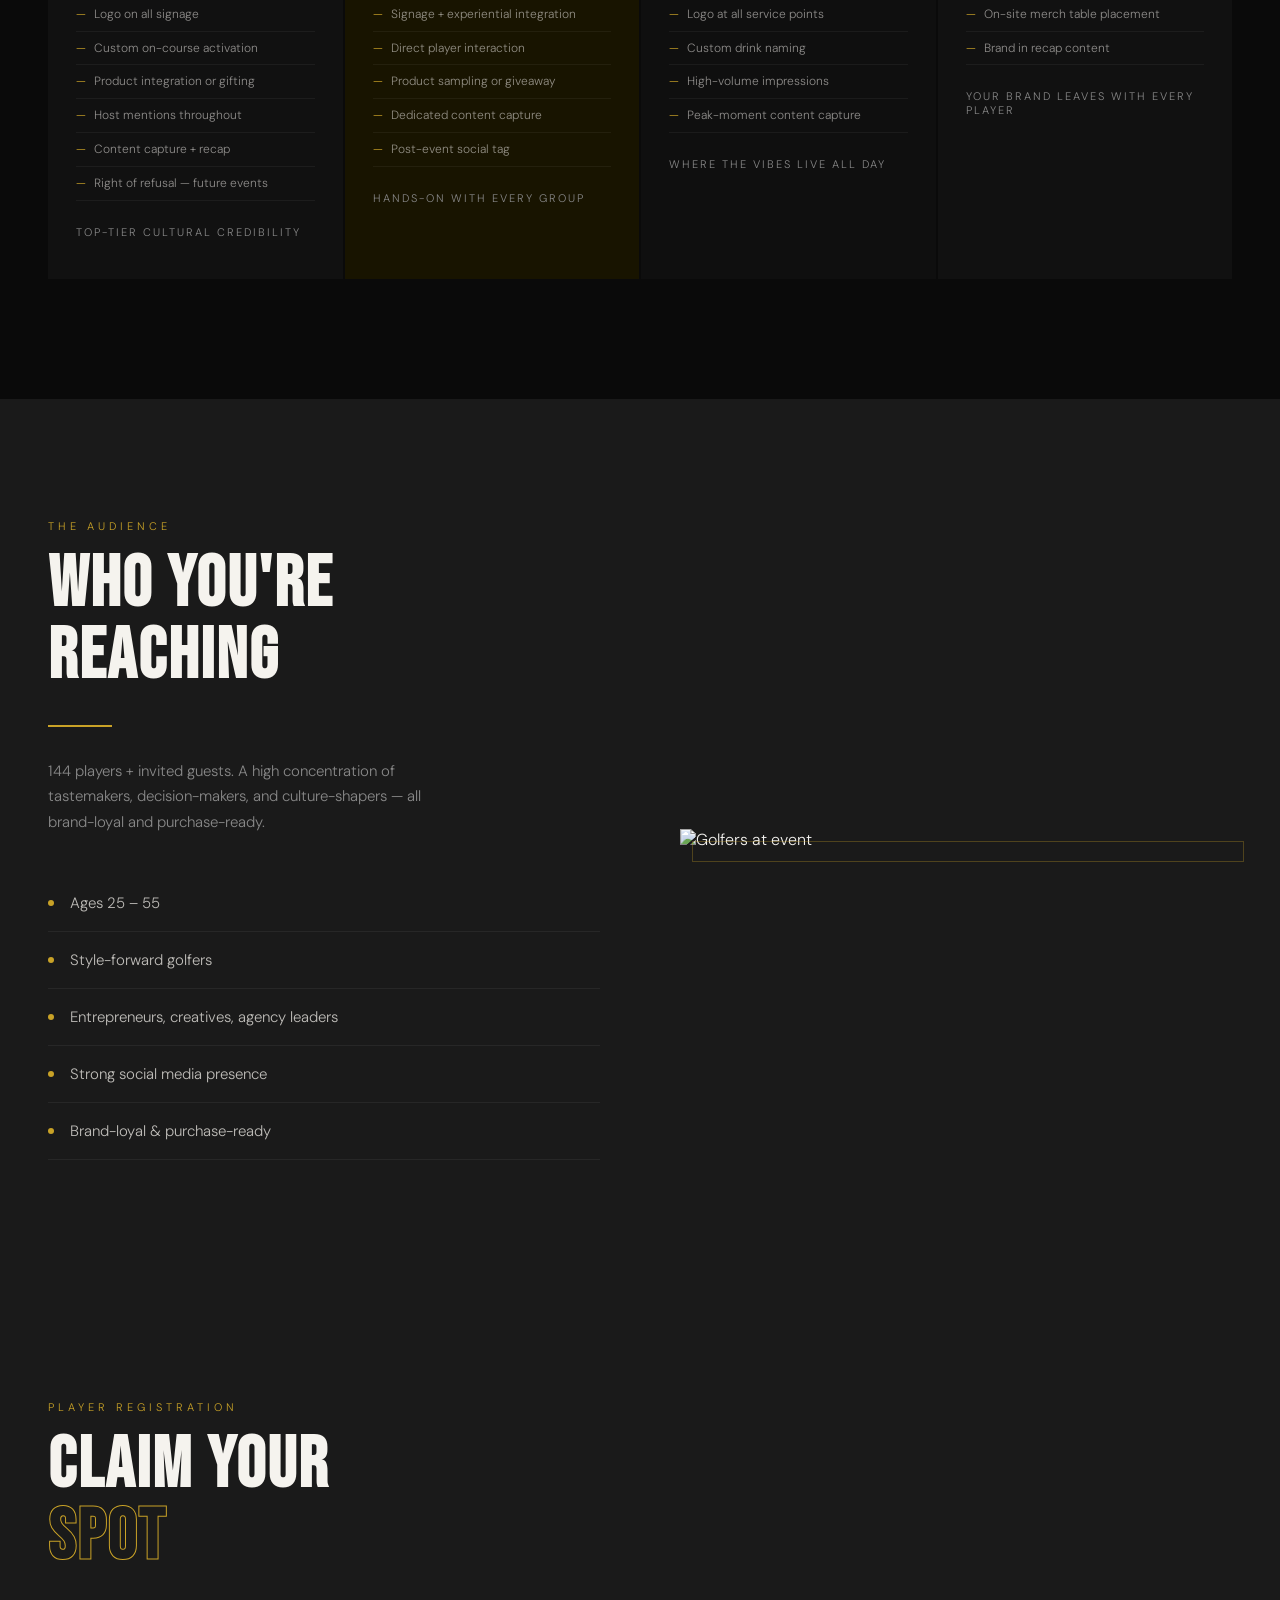
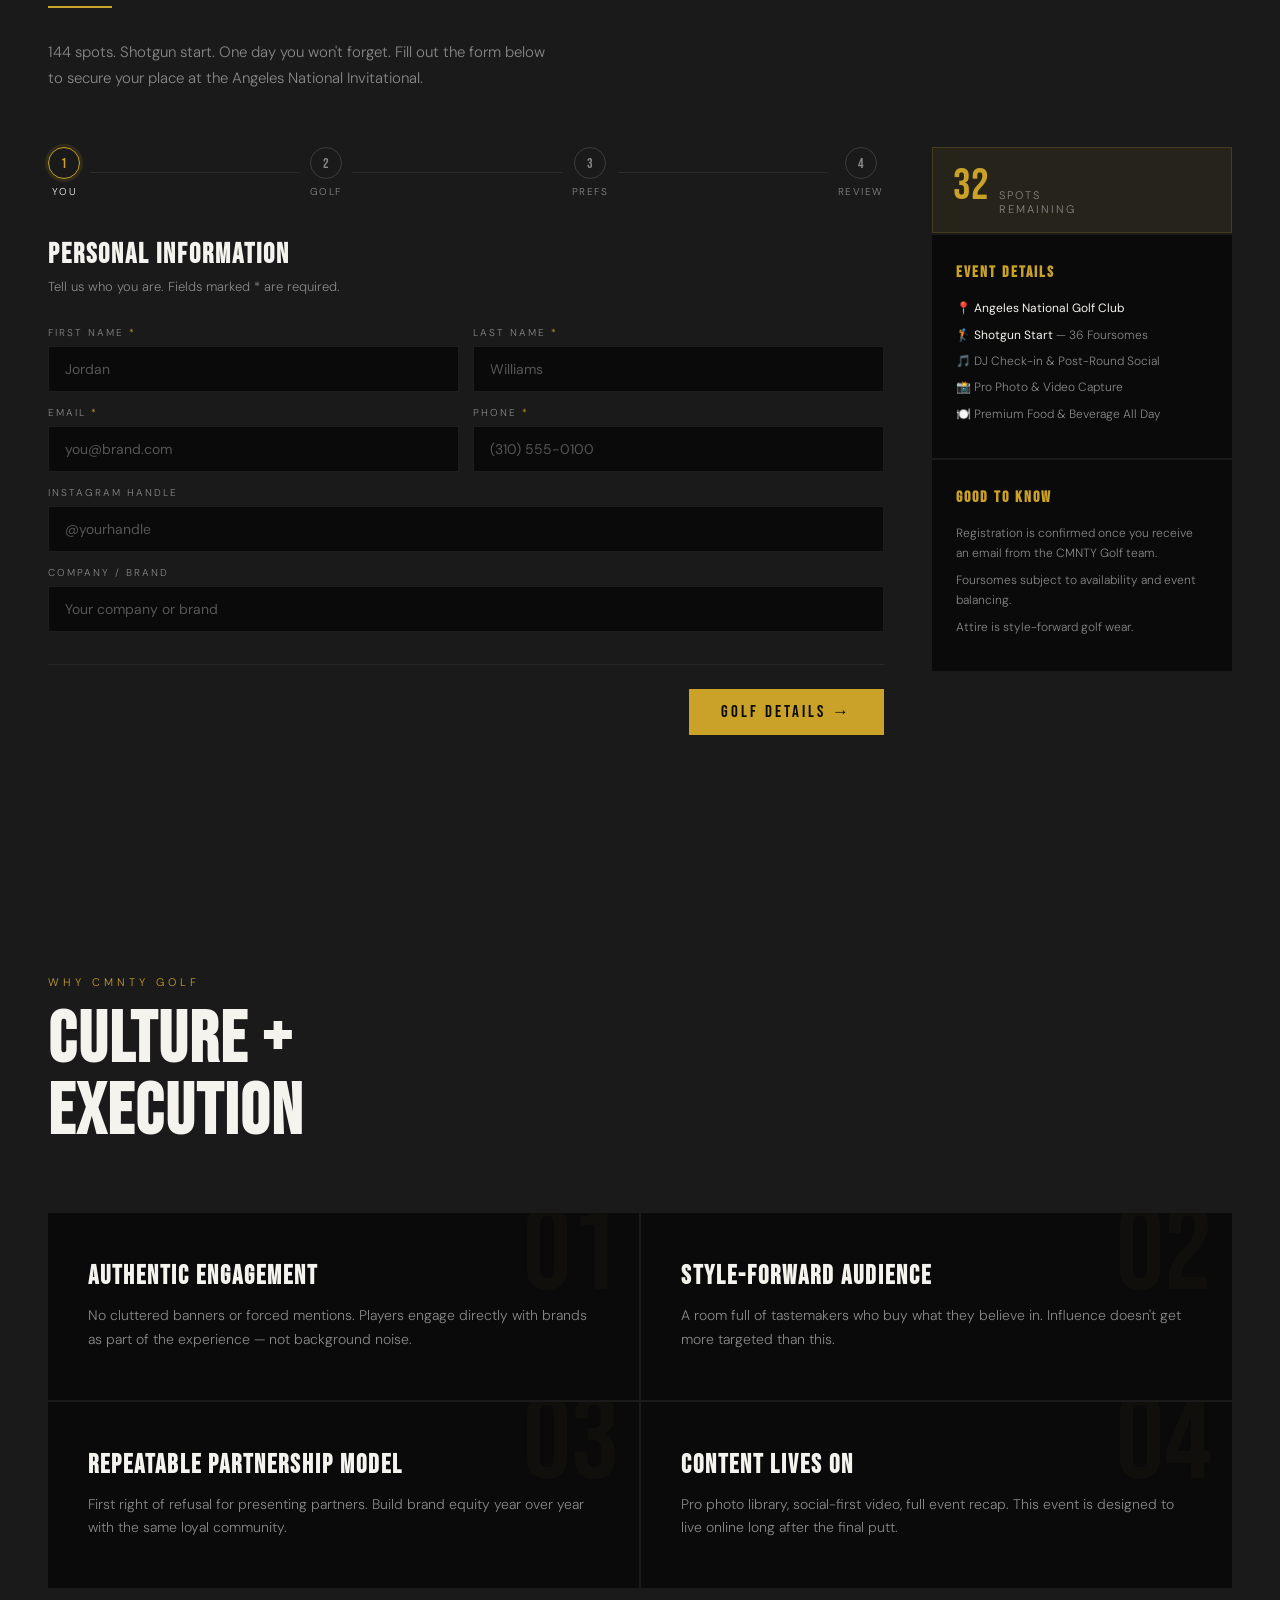
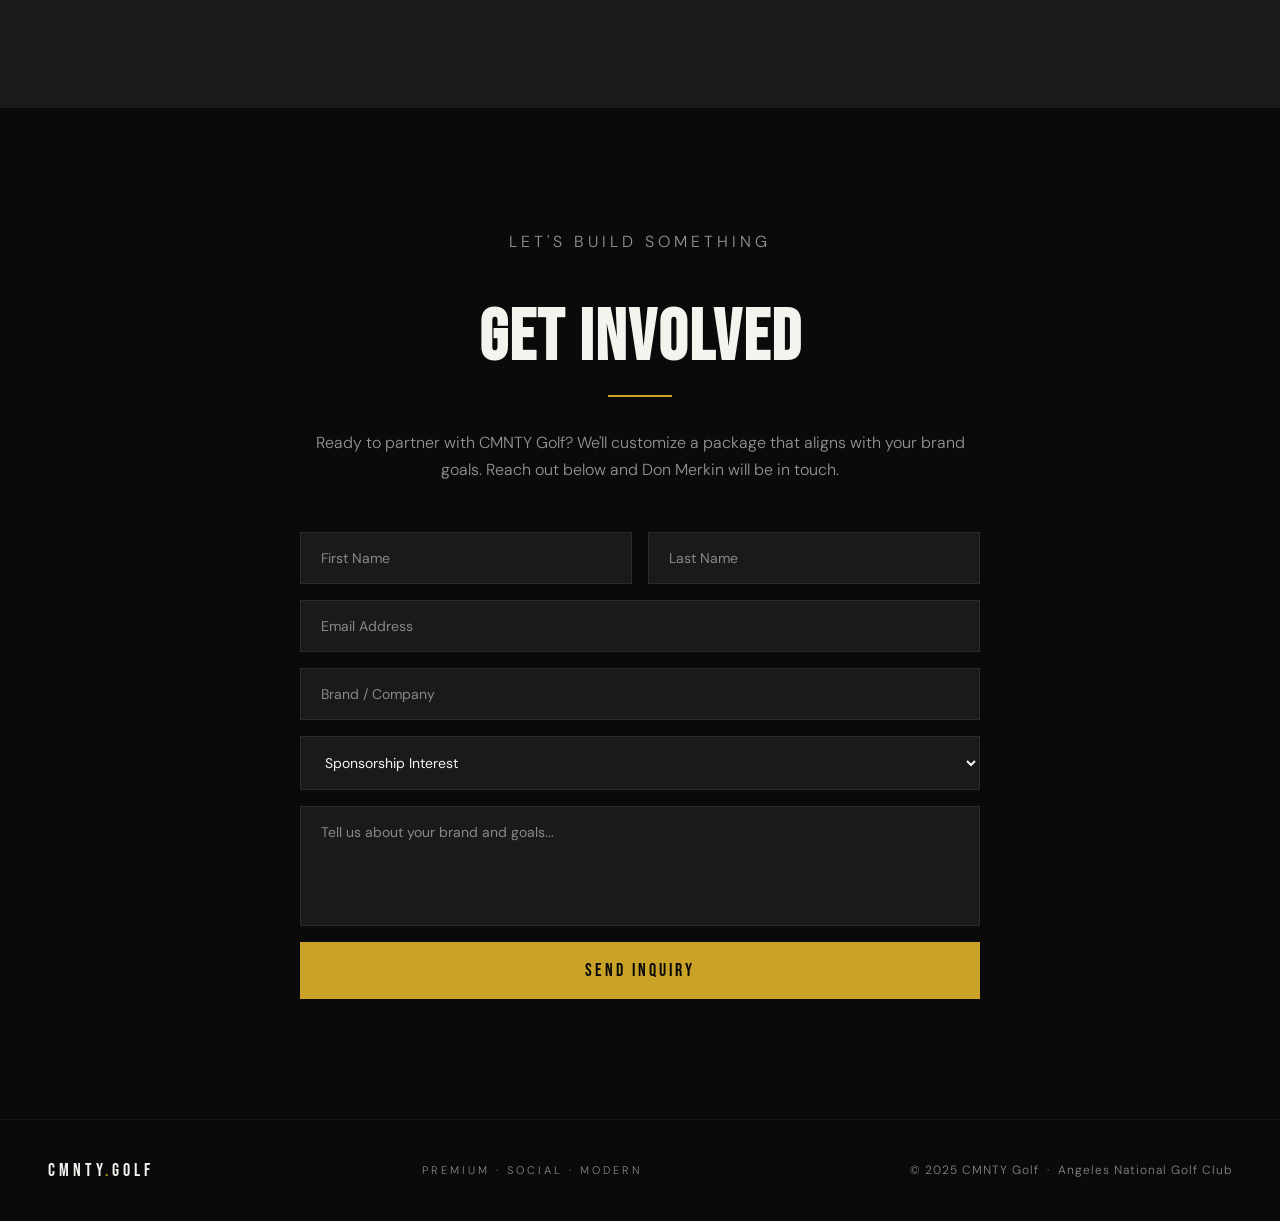
<file: cmnty-golf (2).html>
<!DOCTYPE html>
<html lang="en">
<head>
<meta charset="UTF-8">
<meta name="viewport" content="width=device-width, initial-scale=1.0">
<title>CMNTY Golf</title>
<link href="https://fonts.googleapis.com/css2?family=Bebas+Neue&family=DM+Sans:ital,wght@0,300;0,400;0,500;1,300&display=swap" rel="stylesheet">
<style>
  *, *::before, *::after { margin: 0; padding: 0; box-sizing: border-box; }

  :root {
    --black: #0a0a0a;
    --gold: #C9A227;
    --gold-light: #E8C14A;
    --white: #f5f3ee;
    --gray: #1a1a1a;
    --text-muted: #888;
  }

  html { scroll-behavior: smooth; }

  body {
    background: var(--black);
    color: var(--white);
    font-family: 'DM Sans', sans-serif;
    font-weight: 300;
    overflow-x: hidden;
  }

  /* SCROLLBAR */
  ::-webkit-scrollbar { width: 3px; }
  ::-webkit-scrollbar-track { background: var(--black); }
  ::-webkit-scrollbar-thumb { background: var(--gold); }

  /* NAV */
  nav {
    position: fixed; top: 0; left: 0; right: 0; z-index: 100;
    display: flex; align-items: center; justify-content: space-between;
    padding: 24px 48px;
    background: linear-gradient(to bottom, rgba(10,10,10,0.95), transparent);
  }

  .nav-logo {
    font-family: 'Bebas Neue', sans-serif;
    font-size: 22px;
    letter-spacing: 4px;
    color: var(--white);
    text-decoration: none;
  }

  .nav-logo span { color: var(--gold); }

  nav ul {
    display: flex; gap: 40px; list-style: none;
  }

  nav ul a {
    text-decoration: none; color: var(--white);
    font-size: 12px; letter-spacing: 2px; text-transform: uppercase;
    opacity: 0.7; transition: opacity 0.3s, color 0.3s;
  }

  nav ul a:hover { opacity: 1; color: var(--gold); }

  .nav-cta {
    background: var(--gold); color: var(--black) !important;
    padding: 10px 24px; opacity: 1 !important;
    font-weight: 500;
  }

  .nav-cta:hover { background: var(--gold-light) !important; }

  /* HERO */
  .hero {
    min-height: 100vh;
    display: flex; flex-direction: column;
    justify-content: flex-end;
    padding: 0 48px 80px;
    position: relative;
    overflow: hidden;
  }

  .hero-bg {
    position: absolute; inset: 0;
    background: 
      linear-gradient(to top, var(--black) 20%, transparent 60%),
      linear-gradient(135deg, rgba(201,162,39,0.08) 0%, transparent 50%),
      url('https://images.unsplash.com/photo-1535131749006-b7f58c99034b?w=1800&q=80') center/cover no-repeat;
  }

  .hero-tag {
    font-size: 11px; letter-spacing: 4px; text-transform: uppercase;
    color: var(--gold); margin-bottom: 20px;
    opacity: 0; animation: fadeUp 0.8s 0.3s forwards;
  }

  .hero h1 {
    font-family: 'Bebas Neue', sans-serif;
    font-size: clamp(72px, 12vw, 160px);
    line-height: 0.9;
    letter-spacing: 4px;
    position: relative;
    opacity: 0; animation: fadeUp 0.8s 0.5s forwards;
  }

  .hero h1 em {
    font-style: normal;
    -webkit-text-stroke: 1px var(--gold);
    color: transparent;
  }

  .hero-sub {
    margin-top: 28px;
    font-size: 15px; font-weight: 300; line-height: 1.7;
    max-width: 480px; color: rgba(245,243,238,0.65);
    opacity: 0; animation: fadeUp 0.8s 0.7s forwards;
  }

  .hero-stats {
    display: flex; gap: 48px; margin-top: 48px;
    opacity: 0; animation: fadeUp 0.8s 0.9s forwards;
  }

  .stat-num {
    font-family: 'Bebas Neue', sans-serif;
    font-size: 40px; color: var(--gold); line-height: 1;
  }

  .stat-label {
    font-size: 11px; letter-spacing: 2px; text-transform: uppercase;
    color: var(--text-muted); margin-top: 4px;
  }

  .hero-scroll {
    position: absolute; bottom: 40px; right: 48px;
    display: flex; flex-direction: column; align-items: center; gap: 8px;
    font-size: 10px; letter-spacing: 3px; text-transform: uppercase;
    color: var(--text-muted);
    opacity: 0; animation: fadeUp 0.8s 1.2s forwards;
  }

  .hero-scroll::after {
    content: ''; width: 1px; height: 60px;
    background: linear-gradient(to bottom, var(--gold), transparent);
    animation: scrollLine 2s ease-in-out infinite;
  }

  @keyframes scrollLine {
    0%, 100% { transform: scaleY(0); transform-origin: top; }
    50% { transform: scaleY(1); }
  }

  /* SECTIONS */
  section { padding: 120px 48px; }

  .section-label {
    font-size: 11px; letter-spacing: 4px; text-transform: uppercase;
    color: var(--gold); margin-bottom: 16px;
  }

  .section-title {
    font-family: 'Bebas Neue', sans-serif;
    font-size: clamp(40px, 6vw, 72px);
    line-height: 1; letter-spacing: 2px;
  }

  /* DIVIDER */
  .gold-line {
    width: 64px; height: 2px;
    background: var(--gold); margin: 32px 0;
  }

  /* ABOUT */
  .about-grid {
    display: grid; grid-template-columns: 1fr 1fr;
    gap: 80px; align-items: center; margin-top: 64px;
  }

  .about-text p {
    font-size: 17px; line-height: 1.8; color: rgba(245,243,238,0.7);
    margin-bottom: 20px;
  }

  .about-text .pullquote {
    font-family: 'Bebas Neue', sans-serif;
    font-size: 28px; color: var(--gold); letter-spacing: 1px;
    line-height: 1.2; margin: 32px 0;
  }

  .pillars {
    display: grid; grid-template-columns: 1fr 1fr; gap: 2px;
  }

  .pillar {
    background: var(--gray); padding: 32px 28px;
    border-top: 2px solid transparent;
    transition: border-color 0.3s;
    cursor: default;
  }

  .pillar:hover { border-color: var(--gold); }

  .pillar-icon {
    font-size: 28px; margin-bottom: 12px;
  }

  .pillar h4 {
    font-family: 'Bebas Neue', sans-serif;
    font-size: 20px; letter-spacing: 2px; color: var(--white);
    margin-bottom: 8px;
  }

  .pillar p {
    font-size: 13px; color: var(--text-muted); line-height: 1.6;
  }

  /* FORMAT */
  .format-section { background: var(--gray); }

  .format-steps {
    display: flex; gap: 0; margin-top: 64px; position: relative;
  }

  .format-steps::before {
    content: ''; position: absolute;
    top: 30px; left: 30px; right: 30px; height: 1px;
    background: linear-gradient(to right, var(--gold), transparent);
  }

  .step {
    flex: 1; text-align: center; padding: 0 20px;
    position: relative;
  }

  .step-num {
    width: 60px; height: 60px;
    border: 1px solid var(--gold);
    border-radius: 50%;
    display: flex; align-items: center; justify-content: center;
    margin: 0 auto 24px;
    font-family: 'Bebas Neue', sans-serif;
    font-size: 22px; color: var(--gold);
    background: var(--gray);
    position: relative; z-index: 1;
  }

  .step h4 {
    font-family: 'Bebas Neue', sans-serif;
    font-size: 18px; letter-spacing: 2px;
    color: var(--white); margin-bottom: 8px;
  }

  .step p {
    font-size: 12px; color: var(--text-muted); line-height: 1.6;
  }

  /* SPONSORSHIP */
  .tiers-grid {
    display: grid; grid-template-columns: repeat(4, 1fr);
    gap: 2px; margin-top: 64px;
  }

  .tier {
    padding: 40px 28px; position: relative; overflow: hidden;
    cursor: default; transition: transform 0.3s;
  }

  .tier:hover { transform: translateY(-4px); }

  .tier-presenting { background: #111; border-top: 3px solid var(--gold); }
  .tier-activation { background: #181400; border-top: 3px solid var(--gold-light); }
  .tier-beverage { background: #0f0f0f; border-top: 3px solid #888; }
  .tier-merch { background: #111; border-top: 3px solid #555; }

  .tier-badge {
    font-size: 10px; letter-spacing: 3px; text-transform: uppercase;
    margin-bottom: 16px;
  }

  .tier-presenting .tier-badge { color: var(--gold); }
  .tier-activation .tier-badge { color: var(--gold-light); }
  .tier-beverage .tier-badge { color: #aaa; }
  .tier-merch .tier-badge { color: #777; }

  .tier h3 {
    font-family: 'Bebas Neue', sans-serif;
    font-size: 30px; letter-spacing: 2px;
    line-height: 1; margin-bottom: 8px;
  }

  .tier-price {
    font-size: 13px; color: var(--gold);
    margin-bottom: 24px; font-weight: 500;
  }

  .tier-features {
    list-style: none;
  }

  .tier-features li {
    font-size: 12px; color: rgba(245,243,238,0.55);
    padding: 8px 0; border-bottom: 1px solid rgba(255,255,255,0.05);
    line-height: 1.4;
  }

  .tier-features li::before {
    content: '—'; color: var(--gold); margin-right: 8px;
  }

  .tier-avail {
    margin-top: 24px;
    font-size: 11px; letter-spacing: 2px; text-transform: uppercase;
    color: var(--text-muted);
  }

  /* AUDIENCE */
  .audience-section {
    display: grid; grid-template-columns: 1fr 1fr;
    gap: 80px; align-items: center;
  }

  .audience-visual {
    position: relative;
  }

  .audience-visual img {
    width: 100%; aspect-ratio: 4/5;
    object-fit: cover; filter: grayscale(30%);
  }

  .audience-visual::after {
    content: '';
    position: absolute; inset: 0;
    border: 1px solid rgba(201,162,39,0.3);
    transform: translate(12px, 12px);
    pointer-events: none;
  }

  .audience-list {
    list-style: none; margin-top: 40px;
  }

  .audience-list li {
    display: flex; align-items: center; gap: 16px;
    padding: 18px 0; border-bottom: 1px solid rgba(255,255,255,0.06);
    font-size: 15px; color: rgba(245,243,238,0.75);
  }

  .audience-list li::before {
    content: ''; width: 6px; height: 6px; border-radius: 50%;
    background: var(--gold); flex-shrink: 0;
  }

  /* WHY */
  .why-section { background: var(--gray); }

  .why-grid {
    display: grid; grid-template-columns: repeat(2, 1fr);
    gap: 2px; margin-top: 64px;
  }

  .why-card {
    background: var(--black); padding: 48px 40px;
    position: relative; overflow: hidden;
  }

  .why-card::before {
    content: attr(data-num);
    font-family: 'Bebas Neue', sans-serif;
    font-size: 120px; color: rgba(201,162,39,0.04);
    position: absolute; top: -20px; right: 20px;
    line-height: 1;
  }

  .why-card h4 {
    font-family: 'Bebas Neue', sans-serif;
    font-size: 26px; letter-spacing: 2px;
    color: var(--white); margin-bottom: 12px;
  }

  .why-card p {
    font-size: 14px; color: var(--text-muted); line-height: 1.7;
  }

  /* CONTACT */
  .contact-inner {
    max-width: 680px; margin: 0 auto; text-align: center;
  }

  .contact-inner .section-label { justify-content: center; display: flex; }
  .contact-inner .section-title { margin-bottom: 20px; }

  .contact-inner p {
    font-size: 16px; color: rgba(245,243,238,0.6);
    line-height: 1.7; margin-bottom: 48px;
  }

  .contact-form {
    display: flex; flex-direction: column; gap: 16px;
  }

  .form-row { display: grid; grid-template-columns: 1fr 1fr; gap: 16px; }

  input, textarea, select {
    background: var(--gray); border: 1px solid rgba(255,255,255,0.08);
    color: var(--white); padding: 16px 20px;
    font-family: 'DM Sans', sans-serif; font-size: 14px;
    outline: none; transition: border-color 0.3s;
    width: 100%;
  }

  input::placeholder, textarea::placeholder { color: var(--text-muted); }
  input:focus, textarea:focus, select:focus { border-color: var(--gold); }
  textarea { resize: none; height: 120px; }

  select option { background: var(--gray); }

  .btn-primary {
    background: var(--gold); color: var(--black);
    padding: 18px 48px; border: none; cursor: pointer;
    font-family: 'Bebas Neue', sans-serif;
    font-size: 18px; letter-spacing: 3px;
    transition: background 0.3s, transform 0.2s;
    display: inline-block; text-decoration: none;
  }

  .btn-primary:hover {
    background: var(--gold-light);
    transform: translateY(-2px);
  }

  /* FOOTER */
  footer {
    border-top: 1px solid rgba(255,255,255,0.06);
    padding: 40px 48px;
    display: flex; justify-content: space-between; align-items: center;
  }

  .footer-logo {
    font-family: 'Bebas Neue', sans-serif;
    font-size: 18px; letter-spacing: 4px;
  }

  .footer-logo span { color: var(--gold); }

  footer p {
    font-size: 12px; color: var(--text-muted); letter-spacing: 1px;
  }

  .footer-tagline {
    font-size: 11px; letter-spacing: 3px; text-transform: uppercase;
    color: var(--text-muted);
  }

  /* ANIMATIONS */
  @keyframes fadeUp {
    from { opacity: 0; transform: translateY(30px); }
    to { opacity: 1; transform: translateY(0); }
  }

  .fade-in {
    opacity: 0; transform: translateY(20px);
    transition: opacity 0.7s ease, transform 0.7s ease;
  }

  .fade-in.visible { opacity: 1; transform: translateY(0); }

  /* MOBILE */
  @media (max-width: 900px) {
    nav { padding: 20px 24px; }
    nav ul { display: none; }
    section { padding: 80px 24px; }
    .hero { padding: 0 24px 60px; }
    .about-grid, .audience-section { grid-template-columns: 1fr; gap: 40px; }
    .tiers-grid { grid-template-columns: 1fr 1fr; }
    .format-steps { flex-direction: column; gap: 32px; }
    .format-steps::before { display: none; }
    .why-grid { grid-template-columns: 1fr; }
    .form-row { grid-template-columns: 1fr; }
    footer { flex-direction: column; gap: 16px; text-align: center; }
  }

  @media (max-width: 600px) {
    .tiers-grid { grid-template-columns: 1fr; }
    .pillars { grid-template-columns: 1fr; }
  }

  /* ── REGISTRATION SECTION ── */
  .register-section { background: var(--gray); }

  .reg-layout {
    display: grid;
    grid-template-columns: 1fr 300px;
    gap: 48px;
    margin-top: 56px;
    align-items: start;
  }

  /* Progress Steps */
  .reg-progress {
    display: flex; align-items: center; gap: 0;
    margin-bottom: 40px;
  }

  .reg-step-dot {
    width: 32px; height: 32px; border-radius: 50%;
    border: 1px solid rgba(255,255,255,0.15);
    display: flex; align-items: center; justify-content: center;
    font-family: 'Bebas Neue', sans-serif; font-size: 14px;
    color: var(--text-muted); flex-shrink: 0;
    transition: all 0.3s; cursor: default;
  }

  .reg-step-dot.active { border-color: var(--gold); color: var(--gold); box-shadow: 0 0 0 3px rgba(201,162,39,0.12); }
  .reg-step-dot.done   { background: var(--gold); border-color: var(--gold); color: var(--black); }

  .reg-step-line {
    flex: 1; height: 1px;
    background: rgba(255,255,255,0.08); margin: 0 10px;
  }

  .reg-step-name {
    font-size: 10px; letter-spacing: 1.5px; text-transform: uppercase;
    color: var(--text-muted); margin-top: 6px; text-align: center;
    transition: color 0.3s;
  }

  .reg-step-name.active { color: var(--white); }

  .reg-step-wrap {
    display: flex; flex-direction: column; align-items: center;
  }

  /* Form panels */
  .reg-panel { display: none; animation: fadeUp 0.4s ease; }
  .reg-panel.active { display: block; }

  .reg-panel-title {
    font-family: 'Bebas Neue', sans-serif;
    font-size: 28px; letter-spacing: 2px; margin-bottom: 6px;
  }

  .reg-panel-sub {
    font-size: 13px; color: var(--text-muted);
    margin-bottom: 28px; line-height: 1.6;
  }

  /* Fields */
  .reg-grid { display: grid; grid-template-columns: 1fr 1fr; gap: 14px; }
  .reg-full  { grid-column: 1 / -1; }

  .reg-field { display: flex; flex-direction: column; gap: 7px; }

  .reg-field label {
    font-size: 10px; letter-spacing: 2px; text-transform: uppercase;
    color: var(--text-muted);
  }

  .reg-field label .req { color: var(--gold); }

  .reg-field input,
  .reg-field select,
  .reg-field textarea {
    background: var(--black);
    border: 1px solid rgba(255,255,255,0.08);
    color: var(--white); padding: 13px 16px;
    font-family: 'DM Sans', sans-serif; font-size: 14px;
    outline: none; transition: border-color 0.3s; width: 100%;
    appearance: none;
  }

  .reg-field select {
    background-image: url("data:image/svg+xml,%3Csvg xmlns='http://www.w3.org/2000/svg' width='12' height='8' viewBox='0 0 12 8'%3E%3Cpath d='M1 1l5 5 5-5' stroke='%23888' stroke-width='1.5' fill='none'/%3E%3C/svg%3E");
    background-repeat: no-repeat; background-position: right 14px center;
    background-color: var(--black); padding-right: 36px; cursor: pointer;
  }

  .reg-field select option { background: #111; }
  .reg-field input::placeholder,
  .reg-field textarea::placeholder { color: #555; }
  .reg-field input:focus,
  .reg-field select:focus,
  .reg-field textarea:focus { border-color: var(--gold); }
  .reg-field input.err,
  .reg-field select.err { border-color: #c0392b; }
  .reg-field textarea { resize: none; height: 80px; }

  /* Radio / Checkbox pill groups */
  .reg-pills { display: flex; flex-wrap: wrap; gap: 8px; }

  .reg-pills label {
    display: flex; align-items: center; gap: 7px;
    background: var(--black);
    border: 1px solid rgba(255,255,255,0.08);
    padding: 9px 14px; cursor: pointer;
    font-size: 13px; color: rgba(245,243,238,0.75);
    transition: border-color 0.2s, background 0.2s;
    user-select: none;
  }

  .reg-pills label:hover { border-color: rgba(201,162,39,0.4); }
  .reg-pills input { display: none; }
  .reg-pills label:has(input:checked) {
    border-color: var(--gold);
    background: rgba(201,162,39,0.07);
    color: var(--white);
  }

  /* Form nav buttons */
  .reg-nav {
    display: flex; justify-content: space-between; align-items: center;
    margin-top: 32px; padding-top: 24px;
    border-top: 1px solid rgba(255,255,255,0.06);
  }

  .reg-btn-back {
    background: none; border: 1px solid rgba(255,255,255,0.12);
    color: var(--text-muted); padding: 12px 24px; cursor: pointer;
    font-family: 'Bebas Neue', sans-serif; font-size: 15px; letter-spacing: 2px;
    transition: border-color 0.3s, color 0.3s;
  }

  .reg-btn-back:hover { border-color: var(--white); color: var(--white); }

  .reg-btn-next, .reg-btn-submit {
    background: var(--gold); color: var(--black);
    border: none; padding: 13px 32px; cursor: pointer;
    font-family: 'Bebas Neue', sans-serif; font-size: 17px; letter-spacing: 3px;
    transition: background 0.3s, transform 0.2s;
  }

  .reg-btn-next:hover, .reg-btn-submit:hover {
    background: var(--gold-light); transform: translateY(-2px);
  }

  /* Review panel */
  .review-block {
    background: var(--black); padding: 20px 24px;
    margin-bottom: 2px;
  }

  .review-block-title {
    font-family: 'Bebas Neue', sans-serif;
    font-size: 16px; letter-spacing: 2px; color: var(--white);
    margin-bottom: 12px;
    display: flex; justify-content: space-between; align-items: center;
  }

  .review-edit-btn {
    background: none; border: none; color: var(--gold);
    font-size: 11px; letter-spacing: 2px; text-transform: uppercase;
    cursor: pointer;
  }

  .review-row {
    display: flex; gap: 16px;
    padding: 7px 0; border-bottom: 1px solid rgba(255,255,255,0.04);
    font-size: 13px;
  }

  .review-row span:first-child {
    color: var(--text-muted); min-width: 130px; font-size: 12px;
  }

  .review-row span:last-child { color: var(--white); }

  /* Sidebar info box */
  .reg-sidebar { position: sticky; top: 100px; }

  .reg-sidebar-box {
    background: var(--black); padding: 28px 24px;
    margin-bottom: 2px;
  }

  .reg-sidebar-box h4 {
    font-family: 'Bebas Neue', sans-serif;
    font-size: 16px; letter-spacing: 2px; color: var(--gold);
    margin-bottom: 16px;
  }

  .reg-sidebar-box p {
    font-size: 12px; color: var(--text-muted);
    line-height: 1.7; margin-bottom: 6px;
  }

  .reg-sidebar-box p strong { color: var(--white); font-weight: 400; }

  .reg-spots {
    background: rgba(201,162,39,0.07);
    border: 1px solid rgba(201,162,39,0.2);
    padding: 16px 20px; margin-bottom: 2px;
    display: flex; align-items: baseline; gap: 10px;
  }

  .reg-spots-num {
    font-family: 'Bebas Neue', sans-serif;
    font-size: 44px; color: var(--gold); line-height: 1;
  }

  .reg-spots-label {
    font-size: 11px; letter-spacing: 2px; text-transform: uppercase;
    color: var(--text-muted);
  }

  /* Success */
  .reg-success {
    display: none; text-align: center;
    padding: 60px 20px; animation: fadeUp 0.5s ease;
  }

  .reg-success.show { display: block; }

  .reg-success-icon {
    font-size: 48px; margin-bottom: 20px;
  }

  .reg-success h3 {
    font-family: 'Bebas Neue', sans-serif;
    font-size: 44px; letter-spacing: 3px; margin-bottom: 12px;
  }

  .reg-success h3 span { color: var(--gold); }

  .reg-success p {
    font-size: 15px; color: var(--text-muted);
    line-height: 1.7; max-width: 480px; margin: 0 auto;
  }

  @media (max-width: 900px) {
    .reg-layout { grid-template-columns: 1fr; }
    .reg-sidebar { display: none; }
    .reg-grid { grid-template-columns: 1fr; }
  }
</style>
</head>
<body>

<!-- NAV -->
<nav>
  <a href="#" class="nav-logo">CMNTY<span>.</span>GOLF</a>
  <ul>
    <li><a href="#about">About</a></li>
    <li><a href="#format">The Experience</a></li>
    <li><a href="#sponsorship">Partner</a></li>
    <li><a href="#register">Register</a></li>
    <li><a href="#contact" class="nav-cta">Get Involved</a></li>
  </ul>
</nav>

<!-- HERO -->
<section class="hero">
  <div class="hero-bg"></div>
  <div style="position:relative; z-index:2;">
    <p class="hero-tag">Angeles National Invitational &nbsp;·&nbsp; Hosted by Don Merkin & Spoety</p>
    <h1>CMNTY<br><em>GOLF</em></h1>
    <p class="hero-sub">A high-engagement golf experience built for the people who influence culture. This is not a tournament — it's a movement. Premium. Social. Modern.</p>
    <div class="hero-stats">
      <div>
        <div class="stat-num">144</div>
        <div class="stat-label">Players</div>
      </div>
      <div>
        <div class="stat-num">6</div>
        <div class="stat-label">Activations</div>
      </div>
      <div>
        <div class="stat-num">36</div>
        <div class="stat-label">Foursomes</div>
      </div>
    </div>
  </div>
  <div class="hero-scroll">Scroll</div>
</section>

<!-- ABOUT -->
<section id="about">
  <div class="fade-in">
    <p class="section-label">What This Is</p>
    <h2 class="section-title">Exclusively<br>Inclusive</h2>
  </div>
  <div class="about-grid fade-in">
    <div class="about-text">
      <p>CMNTY Golf is not your grandfather's tournament. It's where competitive golf collides with lifestyle, music, and content culture — all wrapped in a day designed to be remembered and shared.</p>
      <div class="pullquote">"For the CMNTY,<br>by the CMNTY."</div>
      <p>We don't just host events — we build moments brands want to be part of. Every detail, every activation, every shot is crafted for authentic engagement and maximum cultural resonance.</p>
    </div>
    <div class="pillars">
      <div class="pillar">
        <div class="pillar-icon">🏌️</div>
        <h4>Competitive Golf</h4>
        <p>Shotgun start, real competition, real stakes across 36 foursomes.</p>
      </div>
      <div class="pillar">
        <div class="pillar-icon">🎵</div>
        <h4>Music Energy</h4>
        <p>DJ-driven check-in and post-round social. Vibes from first tee to last drink.</p>
      </div>
      <div class="pillar">
        <div class="pillar-icon">👕</div>
        <h4>Lifestyle Culture</h4>
        <p>Style-forward golfers, fashion drops, and a crowd that moves the culture.</p>
      </div>
      <div class="pillar">
        <div class="pillar-icon">📸</div>
        <h4>Content First</h4>
        <p>Every moment is built to live beyond the day — social, video, photo.</p>
      </div>
    </div>
  </div>
</section>

<!-- FORMAT -->
<section id="format" class="format-section">
  <div class="fade-in">
    <p class="section-label">Event Format</p>
    <h2 class="section-title">How the<br>Day Flows</h2>
    <div class="gold-line"></div>
    <p style="color:var(--text-muted); font-size:15px;">Built for flow, engagement, and shareable moments at every turn.</p>
  </div>
  <div class="format-steps fade-in">
    <div class="step">
      <div class="step-num">01</div>
      <h4>Shotgun Start</h4>
      <p>36 foursomes hit all holes simultaneously. No waiting, pure energy.</p>
    </div>
    <div class="step">
      <div class="step-num">02</div>
      <h4>DJ Check-In</h4>
      <p>The vibe starts before the first swing. Live DJ sets the tone all day.</p>
    </div>
    <div class="step">
      <div class="step-num">03</div>
      <h4>6 Activations</h4>
      <p>Branded on-course experiences woven into the round at key moments.</p>
    </div>
    <div class="step">
      <div class="step-num">04</div>
      <h4>Premium F&B</h4>
      <p>Curated food and beverage throughout — quality that matches the crowd.</p>
    </div>
    <div class="step">
      <div class="step-num">05</div>
      <h4>Content Capture</h4>
      <p>Pro photo & video on every hole. Content that lives long after the day.</p>
    </div>
  </div>
</section>

<!-- SPONSORSHIP -->
<section id="sponsorship">
  <div class="fade-in">
    <p class="section-label">Partnership Opportunities</p>
    <h2 class="section-title">Why Brands<br>Win Here</h2>
    <div class="gold-line"></div>
    <p style="color:var(--text-muted); max-width: 560px; font-size:15px; line-height:1.7;">This is earned attention, not rented space. Brands are woven into the experience — not slapped on a banner. Your audience engages directly, and the content lives far beyond event day.</p>
  </div>
  <div class="tiers-grid fade-in">
    <div class="tier tier-presenting">
      <p class="tier-badge">⬛ Presenting Partner</p>
      <h3>Title Partner</h3>
      <p class="tier-price">$25,000 – $35,000 &nbsp;·&nbsp; 1 available</p>
      <ul class="tier-features">
        <li>Event naming rights</li>
        <li>Logo on all signage</li>
        <li>Custom on-course activation</li>
        <li>Product integration or gifting</li>
        <li>Host mentions throughout</li>
        <li>Content capture + recap</li>
        <li>Right of refusal — future events</li>
      </ul>
      <p class="tier-avail">Top-tier cultural credibility</p>
    </div>
    <div class="tier tier-activation">
      <p class="tier-badge">🟡 Activation Partner</p>
      <h3>Own a Moment</h3>
      <p class="tier-price">$7,500 – $12,500 &nbsp;·&nbsp; 6 available</p>
      <ul class="tier-features">
        <li>Naming rights to one activation</li>
        <li>Signage + experiential integration</li>
        <li>Direct player interaction</li>
        <li>Product sampling or giveaway</li>
        <li>Dedicated content capture</li>
        <li>Post-event social tag</li>
      </ul>
      <p class="tier-avail">Hands-on with every group</p>
    </div>
    <div class="tier tier-beverage">
      <p class="tier-badge">🥤 Beverage Partner</p>
      <h3>Keep It Moving</h3>
      <p class="tier-price">$10,000 – $15,000 &nbsp;·&nbsp; 2 available</p>
      <ul class="tier-features">
        <li>Branded bar or beverage cart</li>
        <li>Logo at all service points</li>
        <li>Custom drink naming</li>
        <li>High-volume impressions</li>
        <li>Peak-moment content capture</li>
      </ul>
      <p class="tier-avail">Where the vibes live all day</p>
    </div>
    <div class="tier tier-merch">
      <p class="tier-badge">🎁 Merch / Gifting</p>
      <h3>Take-Home Impact</h3>
      <p class="tier-price">$3,500 – $7,500 &nbsp;·&nbsp; Limited spots</p>
      <ul class="tier-features">
        <li>Product in all player gift bags</li>
        <li>On-site merch table placement</li>
        <li>Brand in recap content</li>
      </ul>
      <p class="tier-avail">Your brand leaves with every player</p>
    </div>
  </div>
</section>

<!-- AUDIENCE -->
<section style="background: var(--gray);">
  <div class="audience-section fade-in">
    <div>
      <p class="section-label">The Audience</p>
      <h2 class="section-title">Who You're<br>Reaching</h2>
      <div class="gold-line"></div>
      <p style="color:var(--text-muted); font-size:15px; line-height:1.7; max-width:420px;">144 players + invited guests. A high concentration of tastemakers, decision-makers, and culture-shapers — all brand-loyal and purchase-ready.</p>
      <ul class="audience-list">
        <li>Ages 25 – 55</li>
        <li>Style-forward golfers</li>
        <li>Entrepreneurs, creatives, agency leaders</li>
        <li>Strong social media presence</li>
        <li>Brand-loyal & purchase-ready</li>
      </ul>
    </div>
    <div class="audience-visual">
      <img src="https://images.unsplash.com/photo-1591491653056-4e9a9c5a5b3a?w=800&q=80" alt="Golfers at event" onerror="this.style.background='#1a1a1a'; this.removeAttribute('src')">
    </div>
  </div>
</section>

<!-- REGISTER -->
<section id="register" class="register-section">
  <div class="fade-in">
    <p class="section-label">Player Registration</p>
    <h2 class="section-title">Claim Your<br><span style="-webkit-text-stroke:1px var(--gold);color:transparent;">Spot</span></h2>
    <div class="gold-line"></div>
    <p style="color:var(--text-muted);font-size:15px;max-width:500px;line-height:1.7;">144 spots. Shotgun start. One day you won't forget. Fill out the form below to secure your place at the Angeles National Invitational.</p>
  </div>

  <div class="reg-layout fade-in">

    <!-- FORM COLUMN -->
    <div>
      <!-- Progress Bar -->
      <div class="reg-progress">
        <div class="reg-step-wrap">
          <div class="reg-step-dot active" id="rdot-1">1</div>
          <div class="reg-step-name active" id="rlbl-1">You</div>
        </div>
        <div class="reg-step-line"></div>
        <div class="reg-step-wrap">
          <div class="reg-step-dot" id="rdot-2">2</div>
          <div class="reg-step-name" id="rlbl-2">Golf</div>
        </div>
        <div class="reg-step-line"></div>
        <div class="reg-step-wrap">
          <div class="reg-step-dot" id="rdot-3">3</div>
          <div class="reg-step-name" id="rlbl-3">Prefs</div>
        </div>
        <div class="reg-step-line"></div>
        <div class="reg-step-wrap">
          <div class="reg-step-dot" id="rdot-4">4</div>
          <div class="reg-step-name" id="rlbl-4">Review</div>
        </div>
      </div>

      <!-- PANEL 1: Personal -->
      <div class="reg-panel active" id="rpanel-1">
        <h3 class="reg-panel-title">Personal Information</h3>
        <p class="reg-panel-sub">Tell us who you are. Fields marked * are required.</p>
        <div class="reg-grid">
          <div class="reg-field">
            <label>First Name <span class="req">*</span></label>
            <input type="text" id="r_firstName" placeholder="Jordan">
          </div>
          <div class="reg-field">
            <label>Last Name <span class="req">*</span></label>
            <input type="text" id="r_lastName" placeholder="Williams">
          </div>
          <div class="reg-field">
            <label>Email <span class="req">*</span></label>
            <input type="email" id="r_email" placeholder="you@brand.com">
          </div>
          <div class="reg-field">
            <label>Phone <span class="req">*</span></label>
            <input type="tel" id="r_phone" placeholder="(310) 555-0100">
          </div>
          <div class="reg-field reg-full">
            <label>Instagram Handle</label>
            <input type="text" id="r_instagram" placeholder="@yourhandle">
          </div>
          <div class="reg-field reg-full">
            <label>Company / Brand</label>
            <input type="text" id="r_company" placeholder="Your company or brand">
          </div>
        </div>
        <div class="reg-nav">
          <span></span>
          <button class="reg-btn-next" onclick="rNext(1)">Golf Details →</button>
        </div>
      </div>

      <!-- PANEL 2: Golf -->
      <div class="reg-panel" id="rpanel-2">
        <h3 class="reg-panel-title">Golf Details</h3>
        <p class="reg-panel-sub">Helps us balance foursomes and competition levels.</p>
        <div class="reg-grid">
          <div class="reg-field">
            <label>Handicap Index <span class="req">*</span></label>
            <input type="number" id="r_handicap" placeholder="e.g. 12.4" min="0" max="54" step="0.1">
          </div>
          <div class="reg-field">
            <label>Skill Level <span class="req">*</span></label>
            <select id="r_skillLevel">
              <option value="" disabled selected>Select level</option>
              <option>Beginner (30+ HCP)</option>
              <option>Casual (18–30 HCP)</option>
              <option>Intermediate (10–18 HCP)</option>
              <option>Competitive (0–10 HCP)</option>
              <option>Scratch / Plus</option>
            </select>
          </div>
          <div class="reg-field reg-full">
            <label>Years Playing</label>
            <div class="reg-pills">
              <label><input type="radio" name="r_years" value="Under 2"> <span>Under 2</span></label>
              <label><input type="radio" name="r_years" value="2–5"> <span>2–5 yrs</span></label>
              <label><input type="radio" name="r_years" value="5–10"> <span>5–10 yrs</span></label>
              <label><input type="radio" name="r_years" value="10+"> <span>10+ yrs</span></label>
            </div>
          </div>
          <div class="reg-field reg-full">
            <label>How did you hear about us?</label>
            <select id="r_hearAbout">
              <option value="" disabled selected>Select one</option>
              <option>Don Merkin / Spoety</option>
              <option>Instagram</option>
              <option>Friend / Referral</option>
              <option>Previous Event</option>
              <option>Other</option>
            </select>
          </div>
        </div>
        <div class="reg-nav">
          <button class="reg-btn-back" onclick="rPrev(2)">← Back</button>
          <button class="reg-btn-next" onclick="rNext(2)">Preferences →</button>
        </div>
      </div>

      <!-- PANEL 3: Preferences -->
      <div class="reg-panel" id="rpanel-3">
        <h3 class="reg-panel-title">Event Preferences</h3>
        <p class="reg-panel-sub">Help us make your day seamless from tee to post-round.</p>
        <div class="reg-grid">
          <div class="reg-field reg-full">
            <label>Foursome / Playing Partners</label>
            <input type="text" id="r_foursome" placeholder="Names of people you'd like to play with (optional)">
          </div>
          <div class="reg-field reg-full">
            <label>T-Shirt Size <span class="req">*</span></label>
            <div class="reg-pills">
              <label><input type="radio" name="r_shirt" value="XS"> <span>XS</span></label>
              <label><input type="radio" name="r_shirt" value="S"> <span>S</span></label>
              <label><input type="radio" name="r_shirt" value="M"> <span>M</span></label>
              <label><input type="radio" name="r_shirt" value="L"> <span>L</span></label>
              <label><input type="radio" name="r_shirt" value="XL"> <span>XL</span></label>
              <label><input type="radio" name="r_shirt" value="XXL"> <span>XXL</span></label>
            </div>
          </div>
          <div class="reg-field reg-full">
            <label>Dietary Restrictions</label>
            <div class="reg-pills">
              <label><input type="checkbox" value="Vegetarian"> <span>Vegetarian</span></label>
              <label><input type="checkbox" value="Vegan"> <span>Vegan</span></label>
              <label><input type="checkbox" value="Gluten-Free"> <span>Gluten-Free</span></label>
              <label><input type="checkbox" value="Nut Allergy"> <span>Nut Allergy</span></label>
              <label><input type="checkbox" value="Dairy-Free"> <span>Dairy-Free</span></label>
              <label><input type="checkbox" value="None"> <span>No restrictions</span></label>
            </div>
          </div>
          <div class="reg-field reg-full">
            <label>Additional Notes</label>
            <textarea id="r_notes" placeholder="Accessibility needs, special requests, anything else..."></textarea>
          </div>
        </div>
        <div class="reg-nav">
          <button class="reg-btn-back" onclick="rPrev(3)">← Back</button>
          <button class="reg-btn-next" onclick="rNext(3)">Review →</button>
        </div>
      </div>

      <!-- PANEL 4: Review -->
      <div class="reg-panel" id="rpanel-4">
        <h3 class="reg-panel-title">Review & Confirm</h3>
        <p class="reg-panel-sub">Double-check everything before locking in your spot.</p>
        <div id="reg-review-content"></div>
        <div class="reg-nav">
          <button class="reg-btn-back" onclick="rPrev(4)">← Edit</button>
          <button class="reg-btn-submit" onclick="rSubmit()">Confirm Spot ⛳</button>
        </div>
      </div>

      <!-- SUCCESS -->
      <div class="reg-success" id="reg-success">
        <div class="reg-success-icon">⛳</div>
        <h3>You're <span>In</span>.</h3>
        <p>Your spot at the Angeles National Invitational is confirmed. We'll send event details, tee times, and everything you need to show up ready.</p>
      </div>
    </div>

    <!-- SIDEBAR -->
    <div class="reg-sidebar">
      <div class="reg-spots">
        <div class="reg-spots-num">32</div>
        <div class="reg-spots-label">Spots<br>Remaining</div>
      </div>
      <div class="reg-sidebar-box">
        <h4>Event Details</h4>
        <p>📍 <strong>Angeles National Golf Club</strong></p>
        <p>🏌️ <strong>Shotgun Start</strong> — 36 Foursomes</p>
        <p>🎵 DJ Check-in & Post-Round Social</p>
        <p>📸 Pro Photo & Video Capture</p>
        <p>🍽️ Premium Food & Beverage All Day</p>
      </div>
      <div class="reg-sidebar-box">
        <h4>Good to Know</h4>
        <p>Registration is confirmed once you receive an email from the CMNTY Golf team.</p>
        <p>Foursomes subject to availability and event balancing.</p>
        <p>Attire is style-forward golf wear.</p>
      </div>
    </div>

  </div>
</section>

<!-- WHY CMNTY -->
<section class="why-section">
  <div class="fade-in">
    <p class="section-label">Why CMNTY Golf</p>
    <h2 class="section-title">Culture +<br>Execution</h2>
  </div>
  <div class="why-grid fade-in">
    <div class="why-card" data-num="01">
      <h4>Authentic Engagement</h4>
      <p>No cluttered banners or forced mentions. Players engage directly with brands as part of the experience — not background noise.</p>
    </div>
    <div class="why-card" data-num="02">
      <h4>Style-Forward Audience</h4>
      <p>A room full of tastemakers who buy what they believe in. Influence doesn't get more targeted than this.</p>
    </div>
    <div class="why-card" data-num="03">
      <h4>Repeatable Partnership Model</h4>
      <p>First right of refusal for presenting partners. Build brand equity year over year with the same loyal community.</p>
    </div>
    <div class="why-card" data-num="04">
      <h4>Content Lives On</h4>
      <p>Pro photo library, social-first video, full event recap. This event is designed to live online long after the final putt.</p>
    </div>
  </div>
</section>

<!-- CONTACT -->
<section id="contact">
  <div class="contact-inner fade-in">
    <p class="section-label">Let's Build Something</p>
    <h2 class="section-title">Get Involved</h2>
    <div class="gold-line" style="margin: 20px auto 32px;"></div>
    <p>Ready to partner with CMNTY Golf? We'll customize a package that aligns with your brand goals. Reach out below and Don Merkin will be in touch.</p>
    <form class="contact-form" onsubmit="handleSubmit(event)">
      <div class="form-row">
        <input type="text" placeholder="First Name">
        <input type="text" placeholder="Last Name">
      </div>
      <input type="email" placeholder="Email Address">
      <input type="text" placeholder="Brand / Company">
      <select>
        <option value="" disabled selected>Sponsorship Interest</option>
        <option>Presenting Partner ($25K–$35K)</option>
        <option>Activation Partner ($7.5K–$12.5K)</option>
        <option>Beverage Partner ($10K–$15K)</option>
        <option>Merch / Gifting ($3.5K–$7.5K)</option>
        <option>General Inquiry</option>
      </select>
      <textarea placeholder="Tell us about your brand and goals..."></textarea>
      <button type="submit" class="btn-primary">Send Inquiry</button>
    </form>
  </div>
</section>

<!-- FOOTER -->
<footer>
  <div class="footer-logo">CMNTY<span>.</span>GOLF</div>
  <p class="footer-tagline">Premium · Social · Modern</p>
  <p>© 2025 CMNTY Golf &nbsp;·&nbsp; Angeles National Golf Club</p>
</footer>

<script>
  // ── SCROLL REVEAL ──
  const observer = new IntersectionObserver((entries) => {
    entries.forEach(e => { if (e.isIntersecting) e.target.classList.add('visible'); });
  }, { threshold: 0.1 });
  document.querySelectorAll('.fade-in').forEach(el => observer.observe(el));

  // ── SPONSOR CONTACT FORM ──
  function handleSubmit(e) {
    e.preventDefault();
    const btn = e.target.querySelector('button');
    btn.textContent = 'Sent ✓';
    btn.style.background = '#2a6e2a';
    btn.style.color = '#fff';
  }

  // ══════════════════════════════════════════
  // REGISTRATION FORM
  // ══════════════════════════════════════════

  let rStep = 1;
  const GOOGLE_SCRIPT_URL = 'https://script.google.com/macros/s/AKfycbyllSmKVnPSYWWkMUcZVP29XpXq1eShofFCZixs_wMRYa8lRaSoekha-uMyUtDOcGzWMw/exec';

  function rNext(from) {
    if (!rValidate(from)) return;
    rGo(from + 1);
    if (from + 1 === 4) rBuildReview();
  }

  function rPrev(from) { rGo(from - 1); }

  function rGo(n) {
    document.getElementById(`rpanel-${rStep}`).classList.remove('active');
    rStep = n;
    document.getElementById(`rpanel-${rStep}`).classList.add('active');
    rUpdateDots();
    document.getElementById('register').scrollIntoView({ behavior: 'smooth', block: 'start' });
  }

  function rUpdateDots() {
    for (let i = 1; i <= 4; i++) {
      const dot = document.getElementById(`rdot-${i}`);
      const lbl = document.getElementById(`rlbl-${i}`);
      dot.classList.remove('active', 'done');
      lbl.classList.remove('active');
      if (i < rStep)      { dot.classList.add('done'); dot.textContent = '✓'; }
      else if (i === rStep){ dot.classList.add('active'); lbl.classList.add('active'); }
    }
  }

  // ── VALIDATION ──
  function rValidate(step) {
    let ok = true;
    if (step === 1) {
      ok = rReq('r_firstName') & rReq('r_lastName') & rEmail('r_email') & rReq('r_phone');
    }
    if (step === 2) {
      ok = rReq('r_handicap') & rSel('r_skillLevel');
    }
    if (step === 3) {
      const shirt = document.querySelector('input[name="r_shirt"]:checked');
      if (!shirt) { ok = false; }
    }
    return !!ok;
  }

  function rReq(id) {
    const el = document.getElementById(id);
    if (!el || !el.value.trim()) { if(el) el.classList.add('err'); return false; }
    el.classList.remove('err'); return true;
  }

  function rEmail(id) {
    const el = document.getElementById(id);
    const valid = /^[^\s@]+@[^\s@]+\.[^\s@]+$/.test(el.value);
    if (!valid) { el.classList.add('err'); return false; }
    el.classList.remove('err'); return true;
  }

  function rSel(id) {
    const el = document.getElementById(id);
    if (!el.value) { el.classList.add('err'); return false; }
    el.classList.remove('err'); return true;
  }

  function rv(id) { const el = document.getElementById(id); return el ? el.value : ''; }

  // ── REVIEW BUILDER ──
  function rBuildReview() {
    const dietary = [...document.querySelectorAll('#rpanel-3 input[type="checkbox"]:checked')]
      .map(c => c.value).join(', ') || 'None';
    const years = document.querySelector('input[name="r_years"]:checked');
    const shirt = document.querySelector('input[name="r_shirt"]:checked');

    const sections = [
      { title: 'Personal Info', step: 1, rows: [
        ['Name', `${rv('r_firstName')} ${rv('r_lastName')}`],
        ['Email', rv('r_email')], ['Phone', rv('r_phone')],
        ['Instagram', rv('r_instagram') || '—'], ['Company', rv('r_company') || '—'],
      ]},
      { title: 'Golf Details', step: 2, rows: [
        ['Handicap', rv('r_handicap')], ['Skill Level', rv('r_skillLevel')],
        ['Years Playing', years ? years.value : '—'], ['How You Heard', rv('r_hearAbout') || '—'],
      ]},
      { title: 'Preferences', step: 3, rows: [
        ['Foursome', rv('r_foursome') || 'None'], ['Shirt Size', shirt ? shirt.value : '—'],
        ['Dietary', dietary], ['Notes', rv('r_notes') || 'None'],
      ]},
    ];

    document.getElementById('reg-review-content').innerHTML = sections.map(s => `
      <div class="review-block">
        <div class="review-block-title">${s.title}
          <button class="review-edit-btn" onclick="rGo(${s.step})">Edit</button>
        </div>
        ${s.rows.map(([l,val]) => `
          <div class="review-row"><span>${l}</span><span>${val}</span></div>`).join('')}
      </div>`).join('');
  }

  // ── SUBMIT ──
  function rSubmit() {
    const dietary = [...document.querySelectorAll('#rpanel-3 input[type="checkbox"]:checked')]
      .map(c => c.value).join(', ') || 'None';
    const years = document.querySelector('input[name="r_years"]:checked');
    const shirt = document.querySelector('input[name="r_shirt"]:checked');

    const payload = {
      timestamp: new Date().toISOString(),
      firstName: rv('r_firstName'), lastName: rv('r_lastName'),
      email: rv('r_email'), phone: rv('r_phone'),
      instagram: rv('r_instagram'), company: rv('r_company'),
      handicap: rv('r_handicap'), skillLevel: rv('r_skillLevel'),
      yearsPlaying: years ? years.value : '', hearAbout: rv('r_hearAbout'),
      foursome: rv('r_foursome'), shirtSize: shirt ? shirt.value : '',
      dietary, notes: rv('r_notes'),
    };

    const btn = document.querySelector('.reg-btn-submit');
    btn.textContent = 'Submitting…'; btn.disabled = true;

    if (GOOGLE_SCRIPT_URL === 'YOUR_GOOGLE_APPS_SCRIPT_URL_HERE') {
      console.log('Demo mode — payload:', payload);
      rShowSuccess(); return;
    }

    fetch(GOOGLE_SCRIPT_URL, {
      method: 'POST', mode: 'no-cors',
      headers: { 'Content-Type': 'application/json' },
      body: JSON.stringify(payload),
    }).then(() => rShowSuccess())
      .catch(() => { btn.textContent = 'Error — Try Again'; btn.disabled = false; btn.style.background = '#c0392b'; });
  }

  function rShowSuccess() {
    document.getElementById(`rpanel-4`).classList.remove('active');
    document.getElementById('reg-success').classList.add('show');
    for (let i = 1; i <= 4; i++) {
      const d = document.getElementById(`rdot-${i}`);
      d.classList.remove('active'); d.classList.add('done'); d.textContent = '✓';
    }
  }

  // Clear error on input
  document.querySelectorAll('.reg-field input, .reg-field select, .reg-field textarea').forEach(el => {
    el.addEventListener('input', () => el.classList.remove('err'));
    el.addEventListener('change', () => el.classList.remove('err'));
  });
</script>
</body>
</html>
</file>
